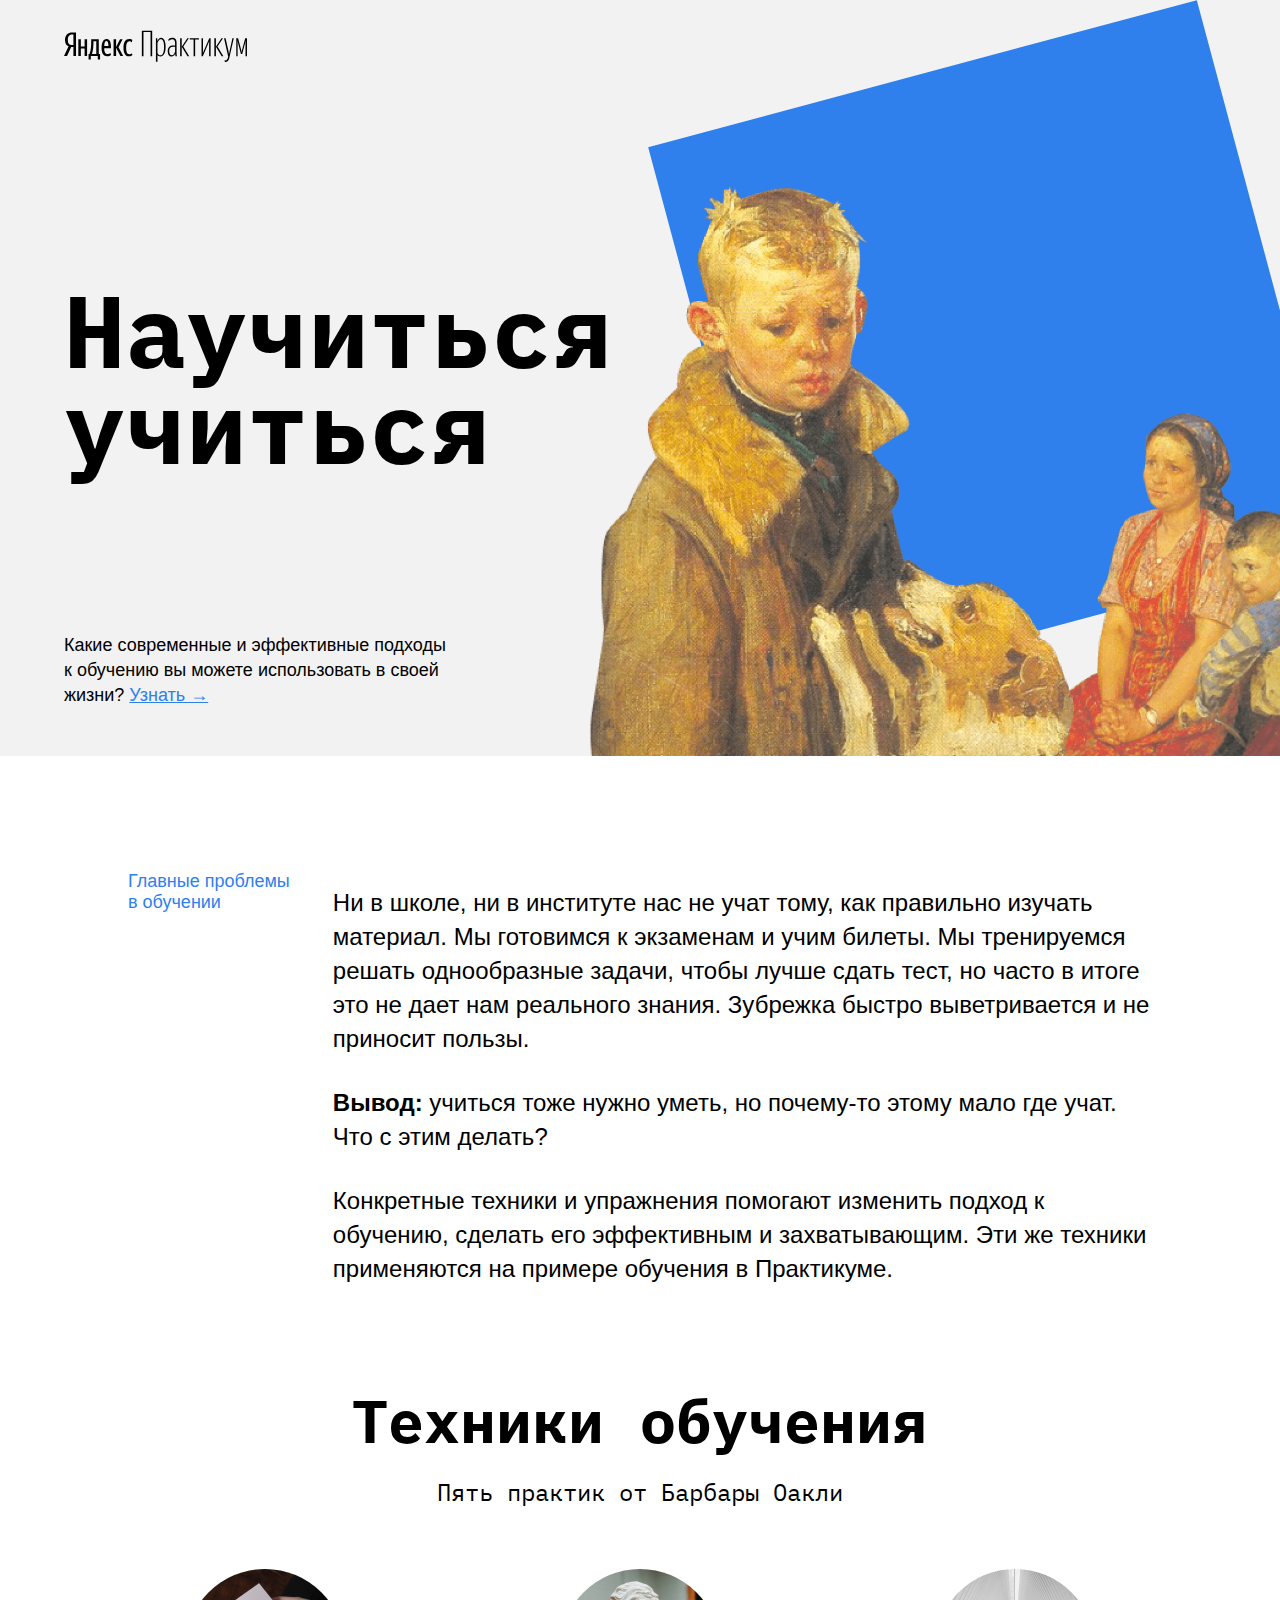
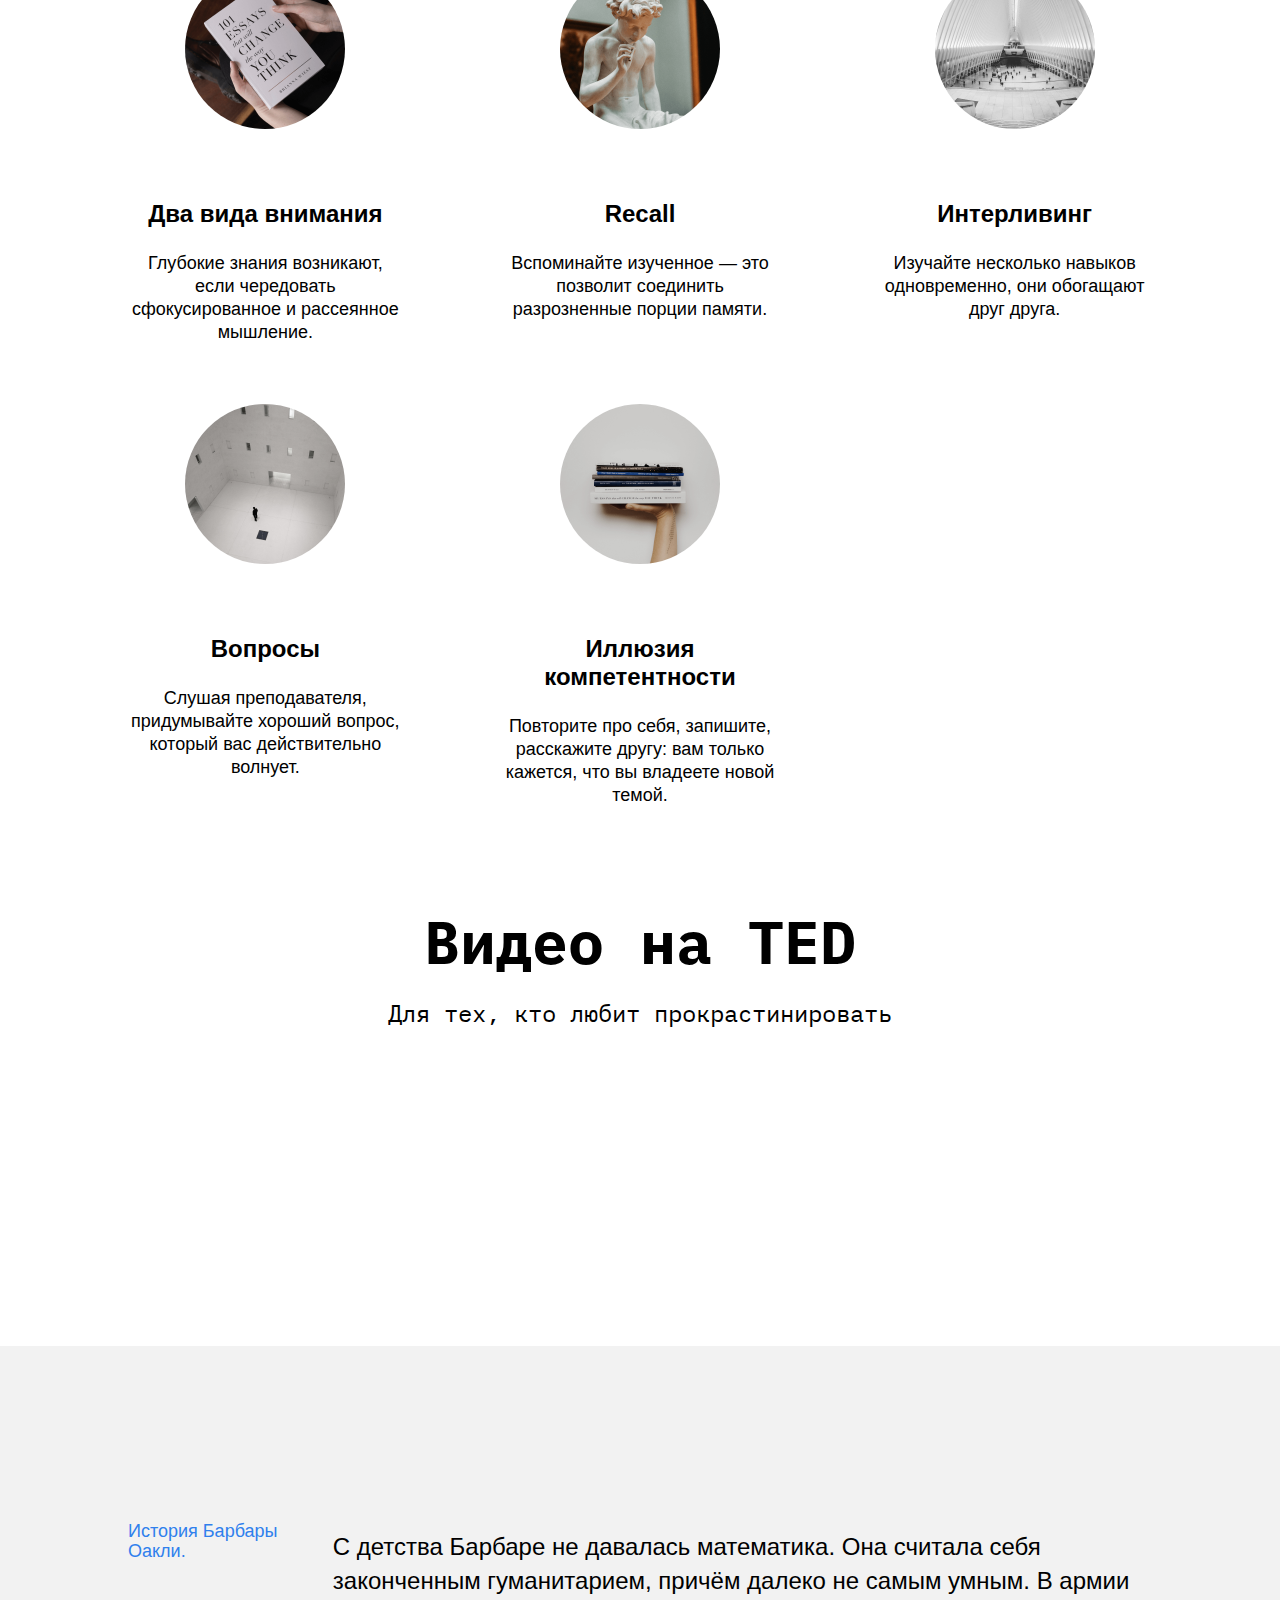
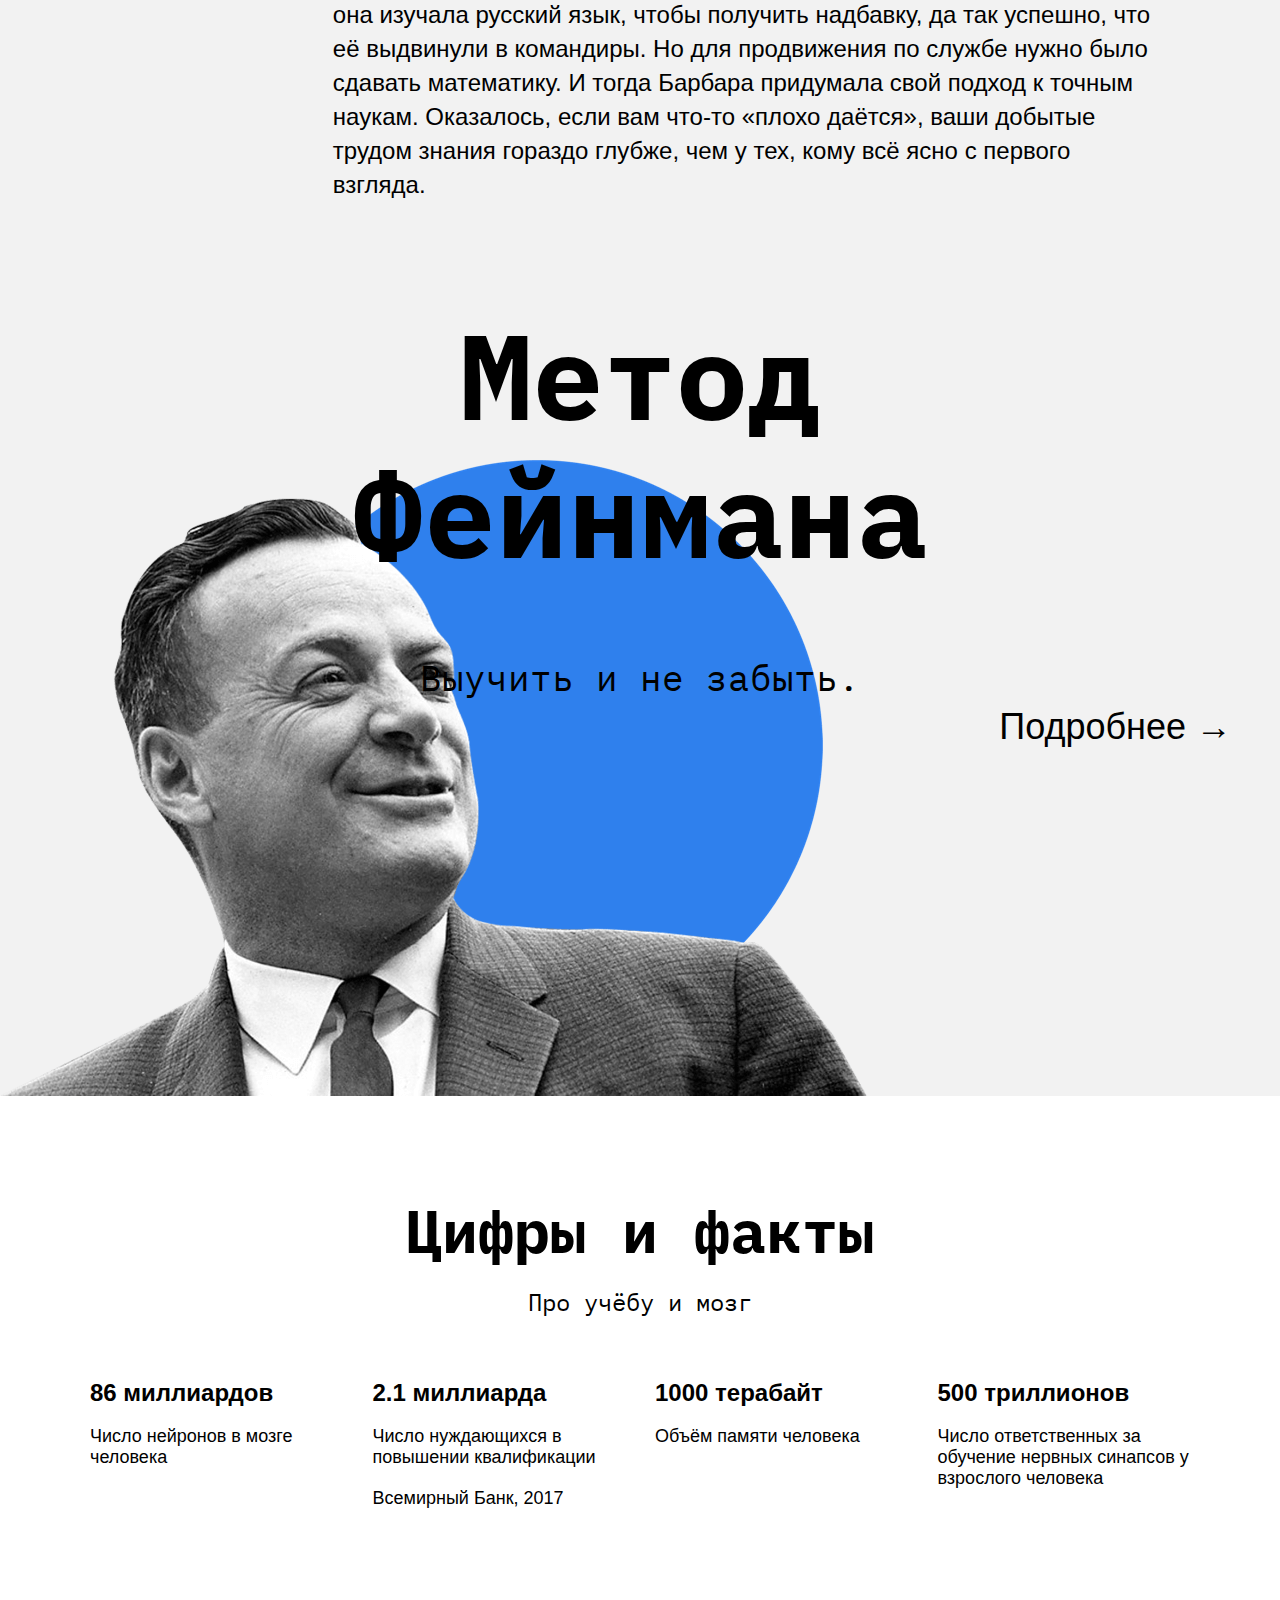
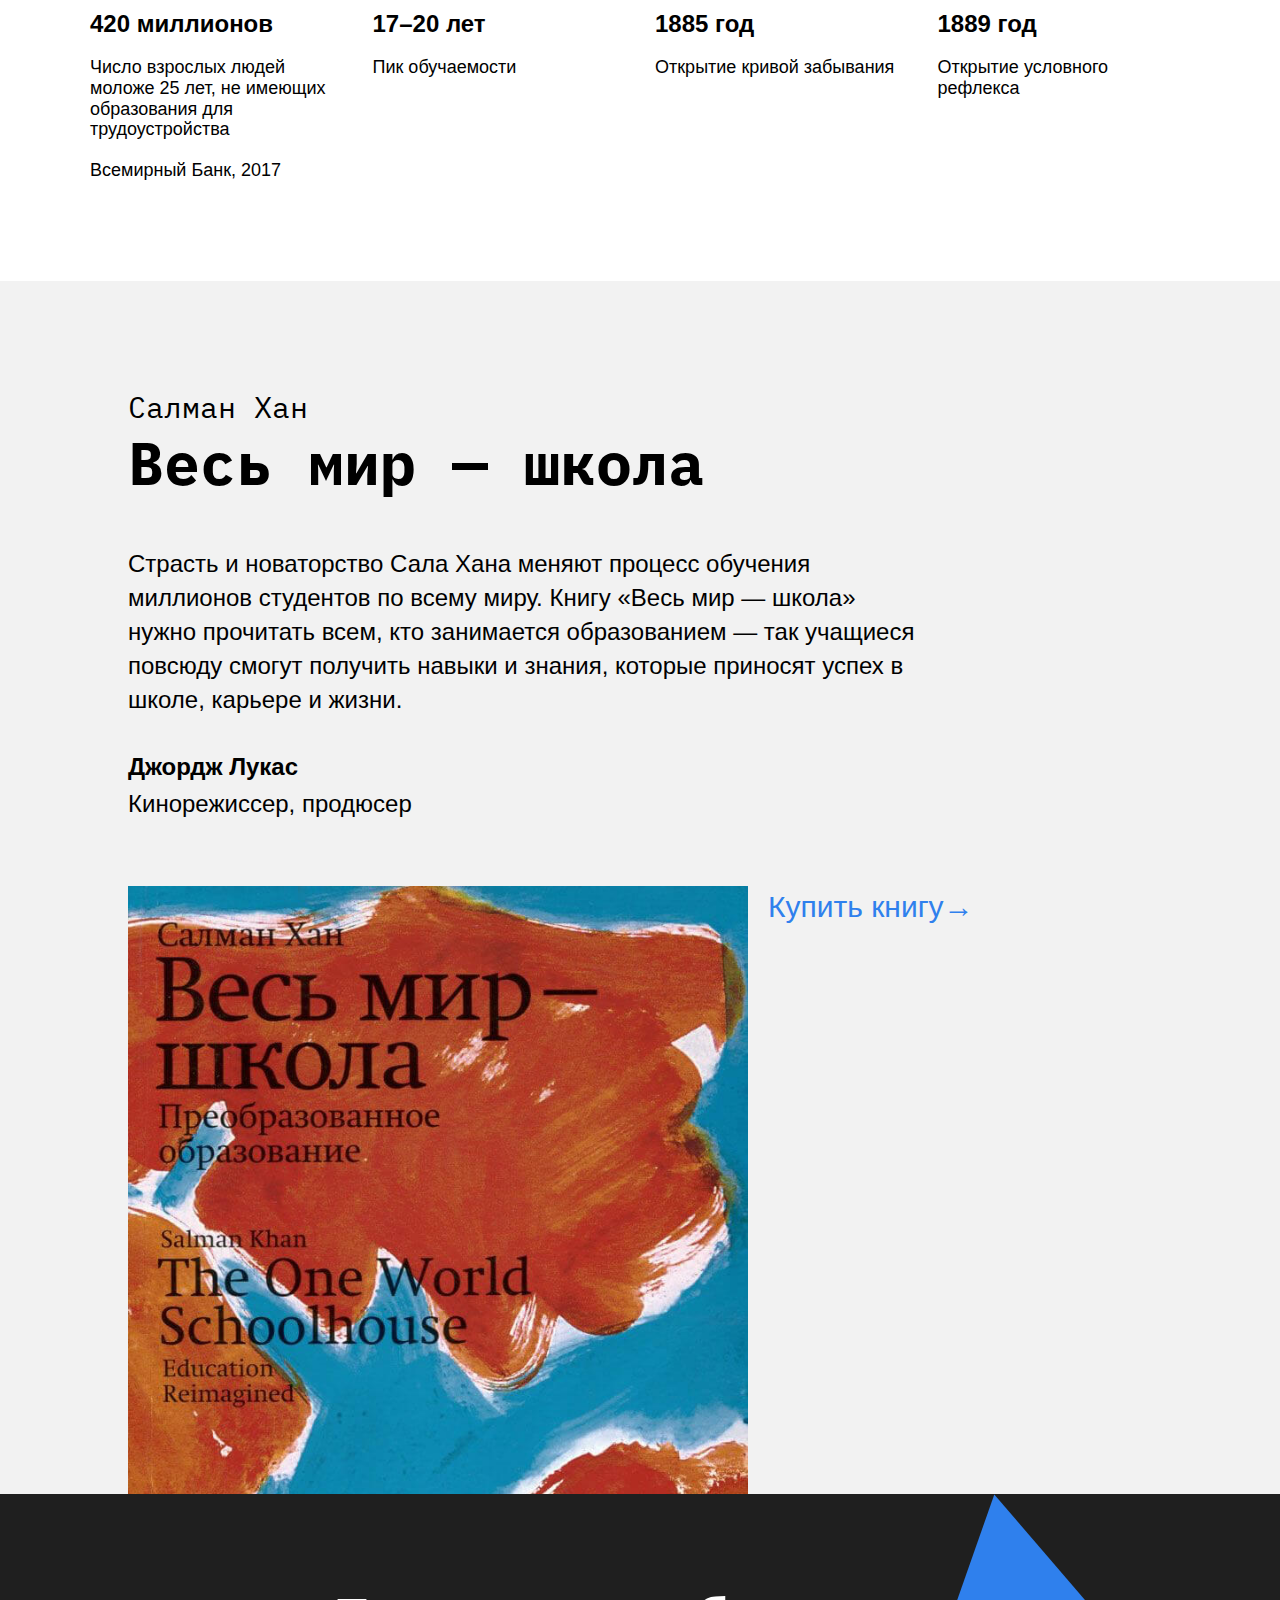
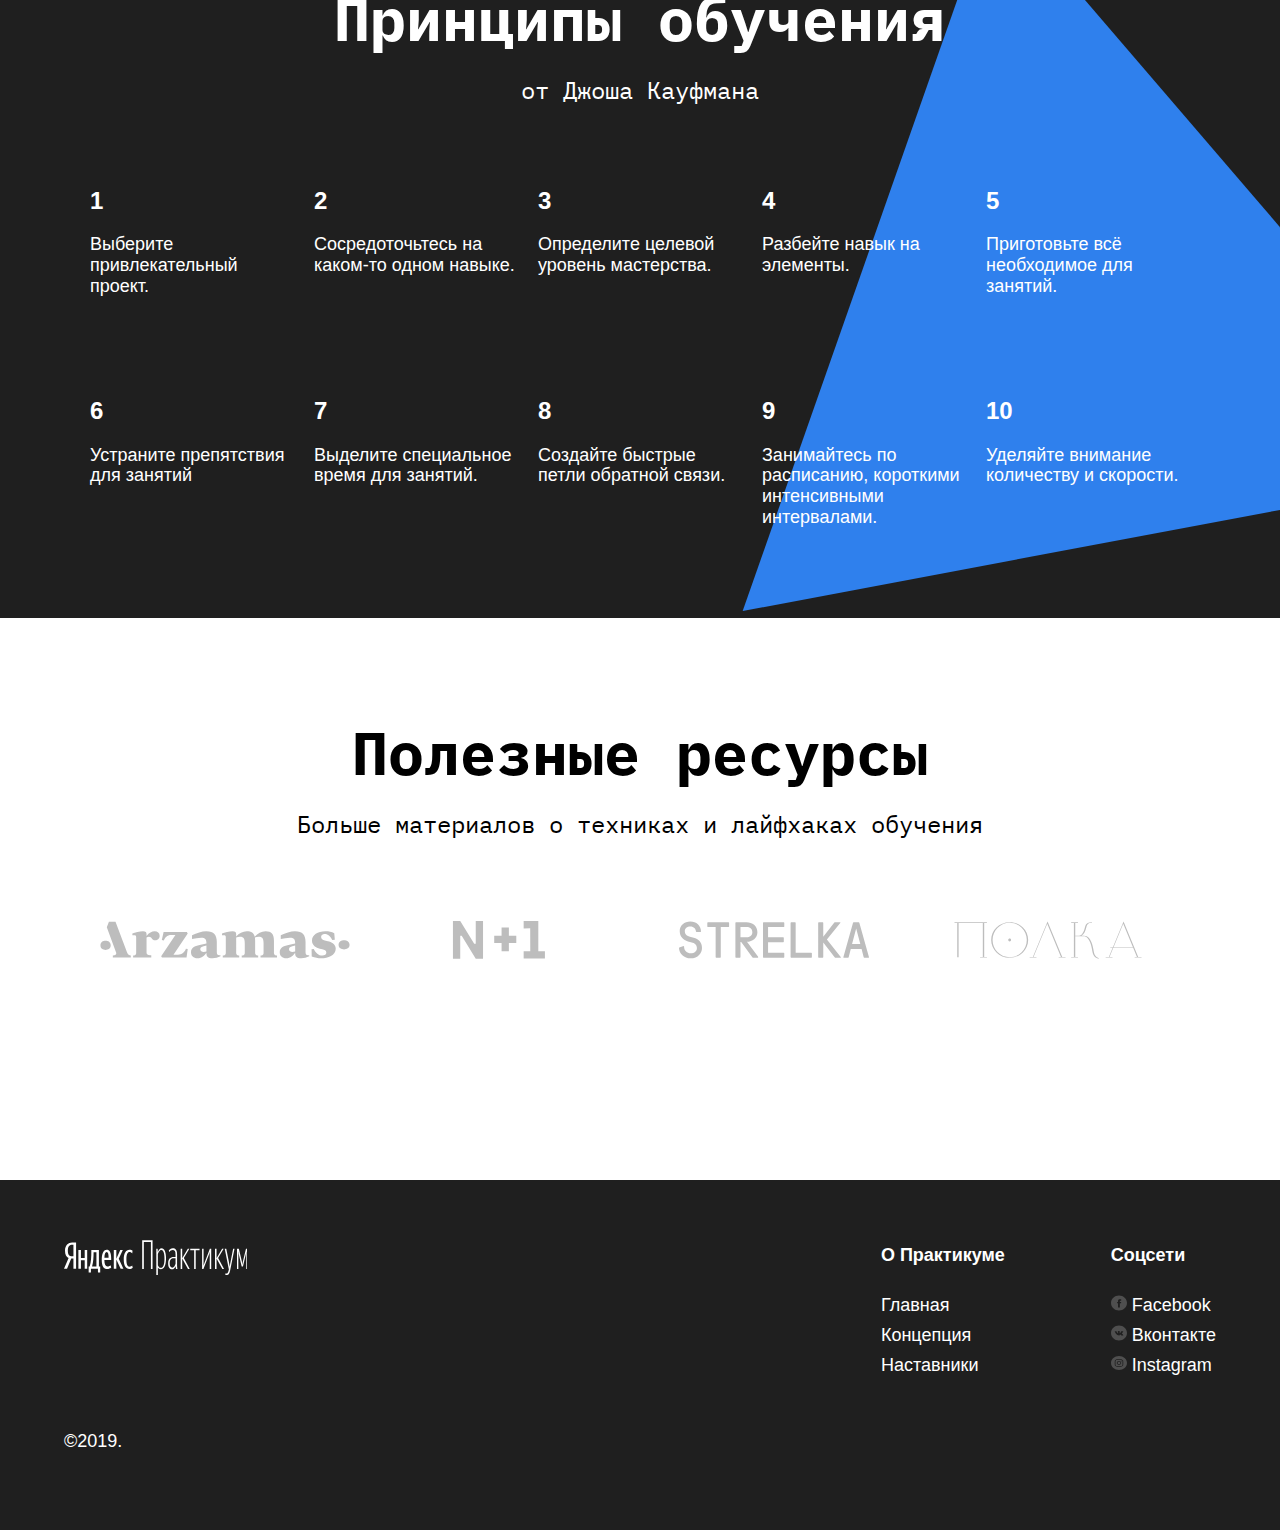
<file: education/index.html>
<!DOCTYPE html>
<html lang="ru">
<head>
    <meta charset="UTF-8">
    <meta name="viewport" content="width=device-width, initial-scale=1.0">
    <title>Научиться учиться</title>
    <link rel="stylesheet" href="styles/normalize.css">
    <link rel="stylesheet" href="styles/style.css">
</head>
<body>
    <div class="page">
        <header class="header">
            <div class="logo logo_place_header"></div>
            <h1 class="header__title">Научиться учиться</h1>
            <p class="header__subtitle">
                Какие современные и эффективные подходы к обучению вы можете использовать в своей жизни? <a class="link header__link" href="#">Узнать &rarr;</a>
            </p>
            
            <div class="header__main-illustration"></div>
            <div class="header__square-pic"></div>
        </header>
        <main class="content">
            <section class="description">
                <div class="two-columns">
                    <h2 class="two-columns__brief">
                    Главные проблемы в обучении
                    </h2>
                    <div class="two-columns__main-text">
                        <p class="two-columns__paragraph">
                        Ни в школе, ни в институте нас не учат тому, как правильно изучать материал. Мы готовимся к экзаменам и учим билеты. Мы тренируемся решать однообразные задачи, чтобы лучше сдать тест, но часто в итоге это не дает нам реального знания. Зубрежка быстро выветривается и не приносит пользы.
                        </p>    
                        <p class="two-columns__paragraph">
                        <span class="two-columns__span-accent">Вывод:</span> учиться тоже нужно уметь, но почему-то этому мало где учат. Что с этим делать?
                        </p>
                        <p class="two-columns__paragraph">
                            Конкретные техники и упражнения помогают изменить подход к обучению, сделать его эффективным и захватывающим. Эти же техники применяются на примере обучения в Практикуме.
                        </p>
                    </div> 
                </div>
            </section>

            <section class="technics">
                <h2 class="section-title">Техники обучения</h2>
                <p class="section-subtitle">Пять практик от Барбары Оакли</p>
                <div class="cards">
                    <div class="cards__item">
                        <img class="cards__image" src="./images/attention.png" alt="Два вида внимания">
                        <h3 class="cards__title">Два вида внимания</h3>
                        <p class="cards__description">Глубокие знания возникают, если чередовать сфокусированное и рассеянное мышление.</p>
                    </div>
                    <div class="cards__item">
                        <img class="cards__image" src="./images/recall.png" alt="Recall">
                        <h3 class="cards__title">Recall</h3>
                        <p class="cards__description">Вспоминайте изученное — это позволит соединить разрозненные порции памяти.</p>
                    </div>
                    <div class="cards__item">
                        <img class="cards__image" src="./images/interliving.png" alt="Интерливинг">
                        <h3 class="cards__title">Интерливинг</h3>
                        <p class="cards__description">Изучайте несколько навыков одновременно, они обогащают друг друга.</p>
                    </div>
                    <div class="cards__item">
                        <img class="cards__image" src="./images/question.png" alt="Вопросы">
                        <h3 class="cards__title">Вопросы</h3>
                        <p class="cards__description">Слушая преподавателя, придумывайте хороший вопрос, который вас действительно волнует.</p>
                    </div>
                    <div class="cards__item">
                        <img class="cards__image" src="./images/competence.png" alt="Иллюзия компетентности">
                        <h3 class="cards__title">Иллюзия компетентности</h3>
                        <p class="cards__description">Повторите про себя, запишите, расскажите другу: вам только кажется, что вы владеете новой темой.</p>
                    </div>
                </div>
            </section>

            <section class="video">
                <h2 class="section-title">Видео нa TED</h2>
                <p class="section-subtitle">Для тех, кто любит прокрастинировать</p>
                <div class="video__iframes">
                    <iframe class="video__iframe" src="https://www.youtube.com/embed/5MgBikgcWnY" frameborder="0" allow="accelerometer; autoplay; encrypted-media; gyroscope; picture-in-picture" allowfullscreen></iframe>
                    <iframe class="video__iframe" src="https://www.youtube.com/embed/arj7oStGLkU" frameborder="0" allow="accelerometer; autoplay; encrypted-media; gyroscope; picture-in-picture" allowfullscreen></iframe>
                </div>
            </section>

            <section class="oakley">
                <div class="two-columns oakley-columns">
                        <h2 class="two-columns__brief">
                                История Барбары Оакли.
                        </h2>
                        <p class="two-columns__main-text">
                        С детства Барбаре не давалась математика. Она считала себя законченным гуманитарием, причём далеко не самым умным. В армии она изучала русский язык, чтобы получить надбавку, да так успешно, что её выдвинули в командиры. Но для продвижения по службе нужно было сдавать математику. И тогда Барбара придумала свой подход к точным наукам. Оказалось, если вам что-то «плохо даётся», ваши добытые трудом знания гораздо глубже, чем у тех, кому всё ясно с первого взгляда. 
                        </p> 
                </div>
            </section>

            <section class="feinman">
                <h2 class="feinman__title">Метод Фейнмана</h2>
                <p class="feinman__subtitle">Выучить и не забыть.</p>
                <a class="link feinman__link" href="#">Подробнее &rarr;</a>
            </section>
            
            <section class="digits">
                <h2 class="section-title">Цифры и факты</h2>
                <p class="section-subtitle">Про учёбу и мозг</p>
                <div class="table">
                        <div class="table__cell">
                            <h3 class="table__heading">86 миллиардов</h3>
                            <p class="table__text">Число нейронов в мозге человека</p>
                        </div>
                        <div class="table__cell">
                            <h3 class="table__heading">2.1 миллиарда</h3>
                            <p class="table__text">Число нуждающихся в повышении квалификации</p>
                            <p class="table__text">Всемирный Банк, 2017</p>
                            </div>
                        <div class="table__cell">
                            <h3 class="table__heading">1000 терабайт</h3>
                            <p class="table__text">Объём памяти человека</p>
                        </div>
                        <div class="table__cell">
                            <h3 class="table__heading">500 триллионов</h3>
                            <p class="table__text">Число ответственных за обучение нервных синапсов у взрослого человека</p>
                        </div>
                        <div class="table__cell">
                            <h3 class="table__heading">420 миллионов</h3>
                            <p class="table__text">Число взрослых людей моложе 25 лет, не имеющих образования для трудоустройства</p>
                            <p class="table__text">Всемирный Банк, 2017</p>
                        </div>
                        <div class="table__cell">
                            <h3 class="table__heading">17–20 лет</h3>
                            <p class="table__text">Пик обучаемости</p>
                        </div>
                        <div class="table__cell">
                            <h3 class="table__heading">1885 год</h3>
                            <p class="table__text">Открытие кривой забывания</p>
                        </div>
                        <div class="table__cell">
                            <h3 class="table__heading">1889 год</h3>
                            <p class="table__text">Открытие условного рефлекса</p>
                        </div>
                    </div>
            </section>
        
            <section class="khan">
                <div class="khan__container">
                    <p class="khan__author">Салман Хан</p>
                    <h2 class="khan__title">Весь мир — школа</h2>
                    <blockquote class="khan__quote">
                        Страсть и новаторство Сала Хана меняют процесс обучения миллионов студентов по всему миру. Книгу «Весь мир — школа» нужно прочитать всем, кто занимается образованием — так учащиеся повсюду смогут получить навыки и знания, которые приносят успех в школе, карьере и жизни.
                    </blockquote>
                    <cite class="khan__quote-author">Джордж Лукас</cite>
                    <cite class="khan__quote-author-subline">Кинорежиссер, продюсер</cite>
                    <div class="khan__book-container">
                        <img class="khan__book-pic" src="./images/book.jpg" alt="Весь мир — школа">
                        <a class="link buy-link" href="#">Купить книгу&rarr;</a>
                    </div>
                </div>
            </section>

            <section class="kaufman">
                <h3 class="section-title section-title_theme_dark">Принципы обучения</h3>
                <p class="section-subtitle section-subtitle_theme_dark">от Джоша Кауфмана</p>
                <div class="table table_theme_dark">
                    <div class="table__cell table__cell_theme_dark">
                        <h3 class="table__heading table__heading_theme_dark">1</h3>
                        <p class="table__text table__text_theme_dark">Выберите привлекательный проект.</p>
                    </div>
                    <div class="table__cell table__cell_theme_dark">
                        <h3 class="table__heading table__heading_theme_dark">2</h3>
                        <p class="table__text table__text_theme_dark">Сосредоточьтесь на каком-то одном навыке.</p>
                    </div>
                    <div class="table__cell table__cell_theme_dark">
                        <h3 class="table__heading table__heading_theme_dark">3</h3>
                        <p class="table__text table__text_theme_dark">Определите целевой уровень мастерства.</p>
                    </div>
                    <div class="table__cell table__cell_theme_dark">
                        <h3 class="table__heading table__heading_theme_dark">4</h3>
                        <p class="table__text table__text_theme_dark">Разбейте навык на элементы.</p>
                    </div>
                    <div class="table__cell table__cell_theme_dark">
                        <h3 class="table__heading table__heading_theme_dark">5</h3>
                        <p class="table__text table__text_theme_dark">Приготовьте всё необходимое для занятий.</p>
                    </div>
                    <div class="table__cell table__cell_theme_dark">
                        <h3 class="table__heading table__heading_theme_dark">6</h3>
                        <p class="table__text table__text_theme_dark">Устраните препятствия для занятий</p>
                    </div>
                    <div class="table__cell table__cell_theme_dark">
                        <h3 class="table__heading table__heading_theme_dark">7</h3>
                        <p class="table__text table__text_theme_dark">Выделите специальное время для занятий.</p>
                    </div>
                    <div class="table__cell table__cell_theme_dark">
                        <h3 class="table__heading table__heading_theme_dark">8</h3>
                        <p class="table__text table__text_theme_dark">Создайте быстрые петли обратной связи.</p>
                    </div>
                    <div class="table__cell table__cell_theme_dark">
                        <h3 class="table__heading table__heading_theme_dark">9</h3>
                        <p class="table__text table__text_theme_dark">Занимайтесь по расписанию, короткими интенсивными интервалами.</p>
                    </div>
                    <div class="table__cell table__cell_theme_dark">
                        <h3 class="table__heading table__heading_theme_dark">10</h3>
                        <p class="table__text table__text_theme_dark">Уделяйте внимание количеству и скорости.</p>
                    </div>
                </div>
                <img class="kaufman__triangle" src="./images/triangle.svg" alt="Синий треугольник на фоне">
            </section>
            <section class="resources">
                <h2 class="section-title">Полезные ресурсы</h2>
                <p class="section-subtitle">Больше материалов о техниках и лайфхаках обучения</p>
                <div class="resources__logo-zone">
                    <img class="resources__logo" src="./images/logo/arzamas.svg" alt="Arzamas">
                    <img class="resources__logo" src="./images/logo/n1.svg" alt="N+1">
                    <img class="resources__logo" src="./images/logo/strelka.svg" alt="STRELKA">
                    <img class="resources__logo" src="./images/logo/polka.svg" alt="ПОЛКА">
                </div>
            </section>
        </main>
        <footer class="footer">
            <div class="footer__columns">
                <div class="footer__column footer__column_content_copiryght">
                    <div class="logo logo_place_footer"></div>
                    <p class="footer__autor">&copy;2019.</p>
                </div>
                <div class="footer__column footer__column_content_info">
                    <h3 class="footer__column-heading">О Практикуме</h3> 
                    <ul class="footer__column-links">
                        <li>
                            <a class="link footer__link" href="https://praktikum.yandex.ru/">Главная</a>
                        </li>
                        <li>
                            <a class="link footer__link" href="#">Концепция</a>
                        </li>
                        <li>
                            <a class="link footer__link" href="#">Наставники</a>
                        </li>
                    </ul>
                </div>
                <div class="footer__column footer__column_content_social">
                    <h3 class="footer__column-heading">Соцсети</h3> 
                    <ul class="footer__column-links">
                        <li>
                            <a class="link footer__link" href="https://www.facebook.com/yandex.praktikum/"><img class="footer__social-icons" src="./images/facebook_white.svg" alt="Facebook">
                             Facebook</a>
                        </li>
                        <li>
                            <a class="link footer__link" href="https://vk.com/yandex.praktikum"><img class="footer__social-icons" src="./images/vk_white.svg" alt="Вконтакте">
                             Вконтакте</a>
                        </li>
                        <li>
                            <a class="link footer__link" href="#"><img class="footer__social-icons" src="./images/instagram_white.svg" alt="instagram">
                             Instagram</a>
                        </li>
                    </ul>
                </div>      
            </div>    
        </footer>
    </div>
</body>
</html>
</file>
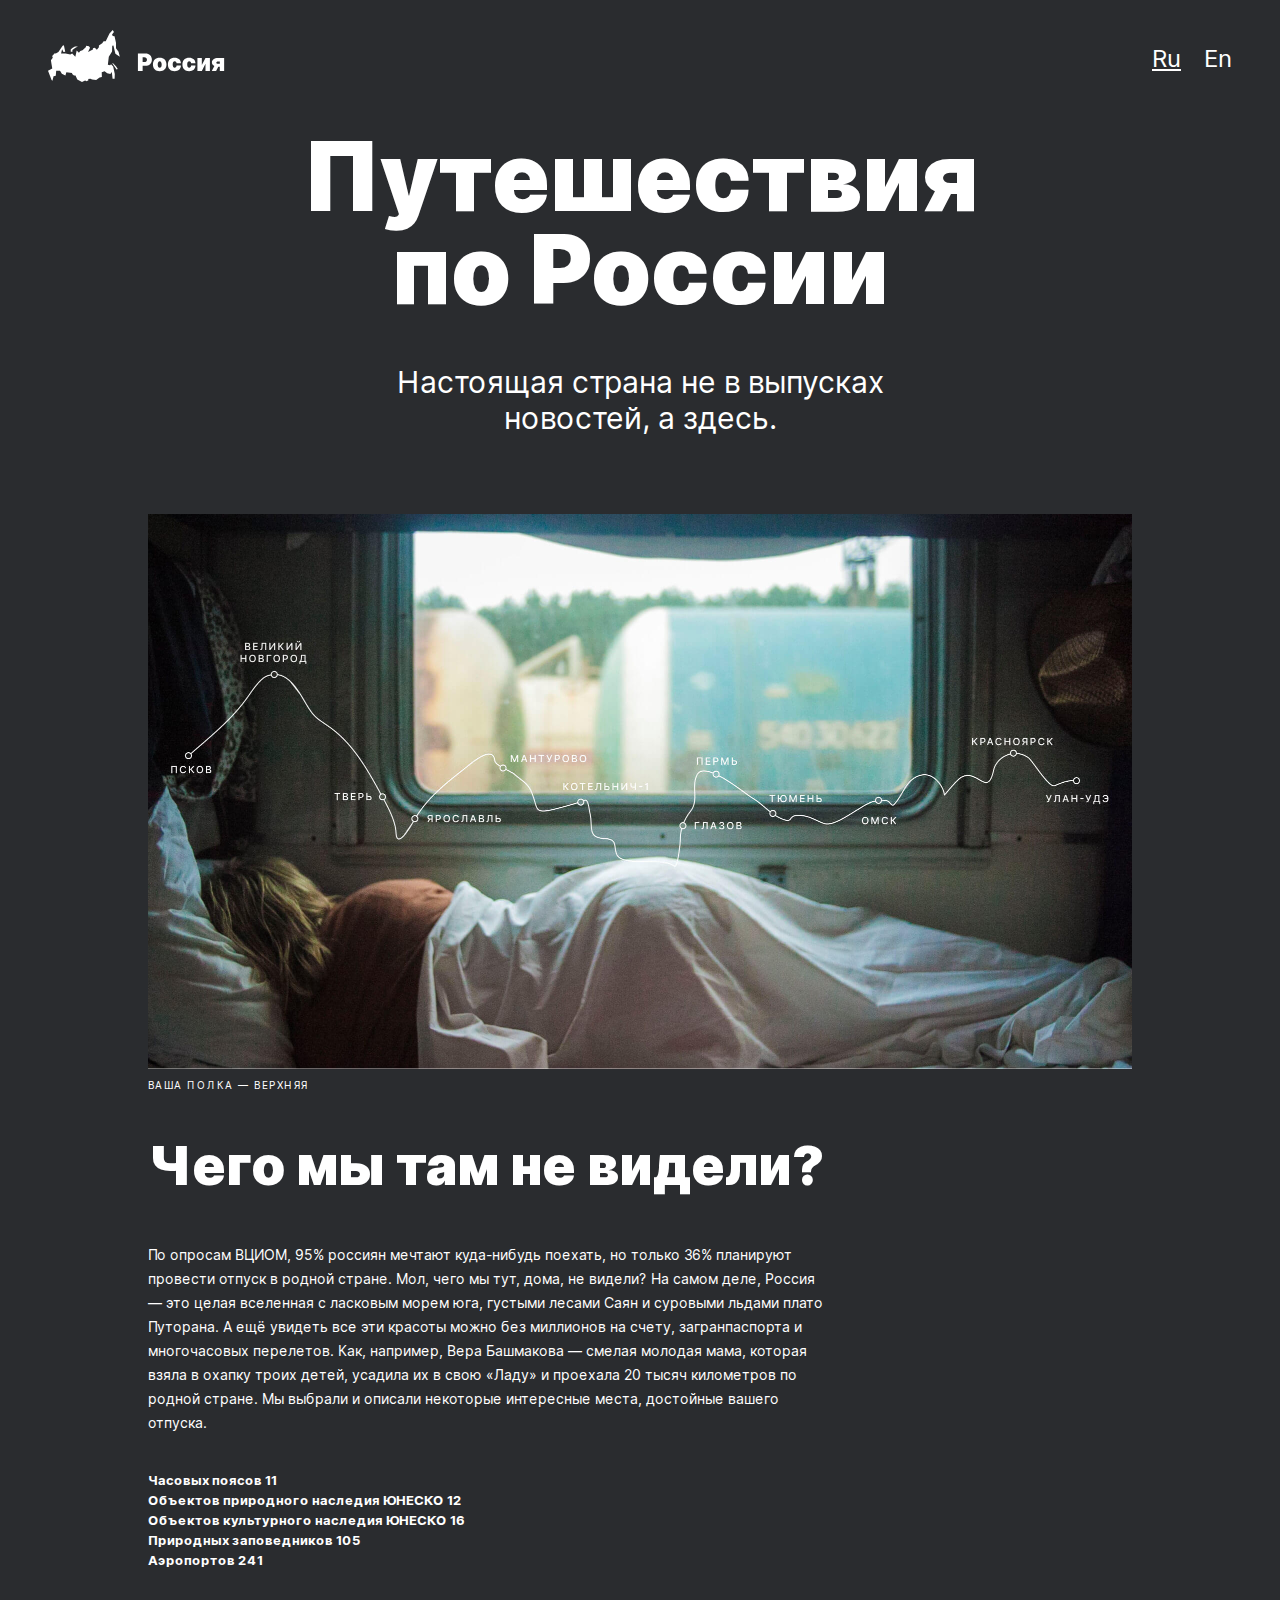
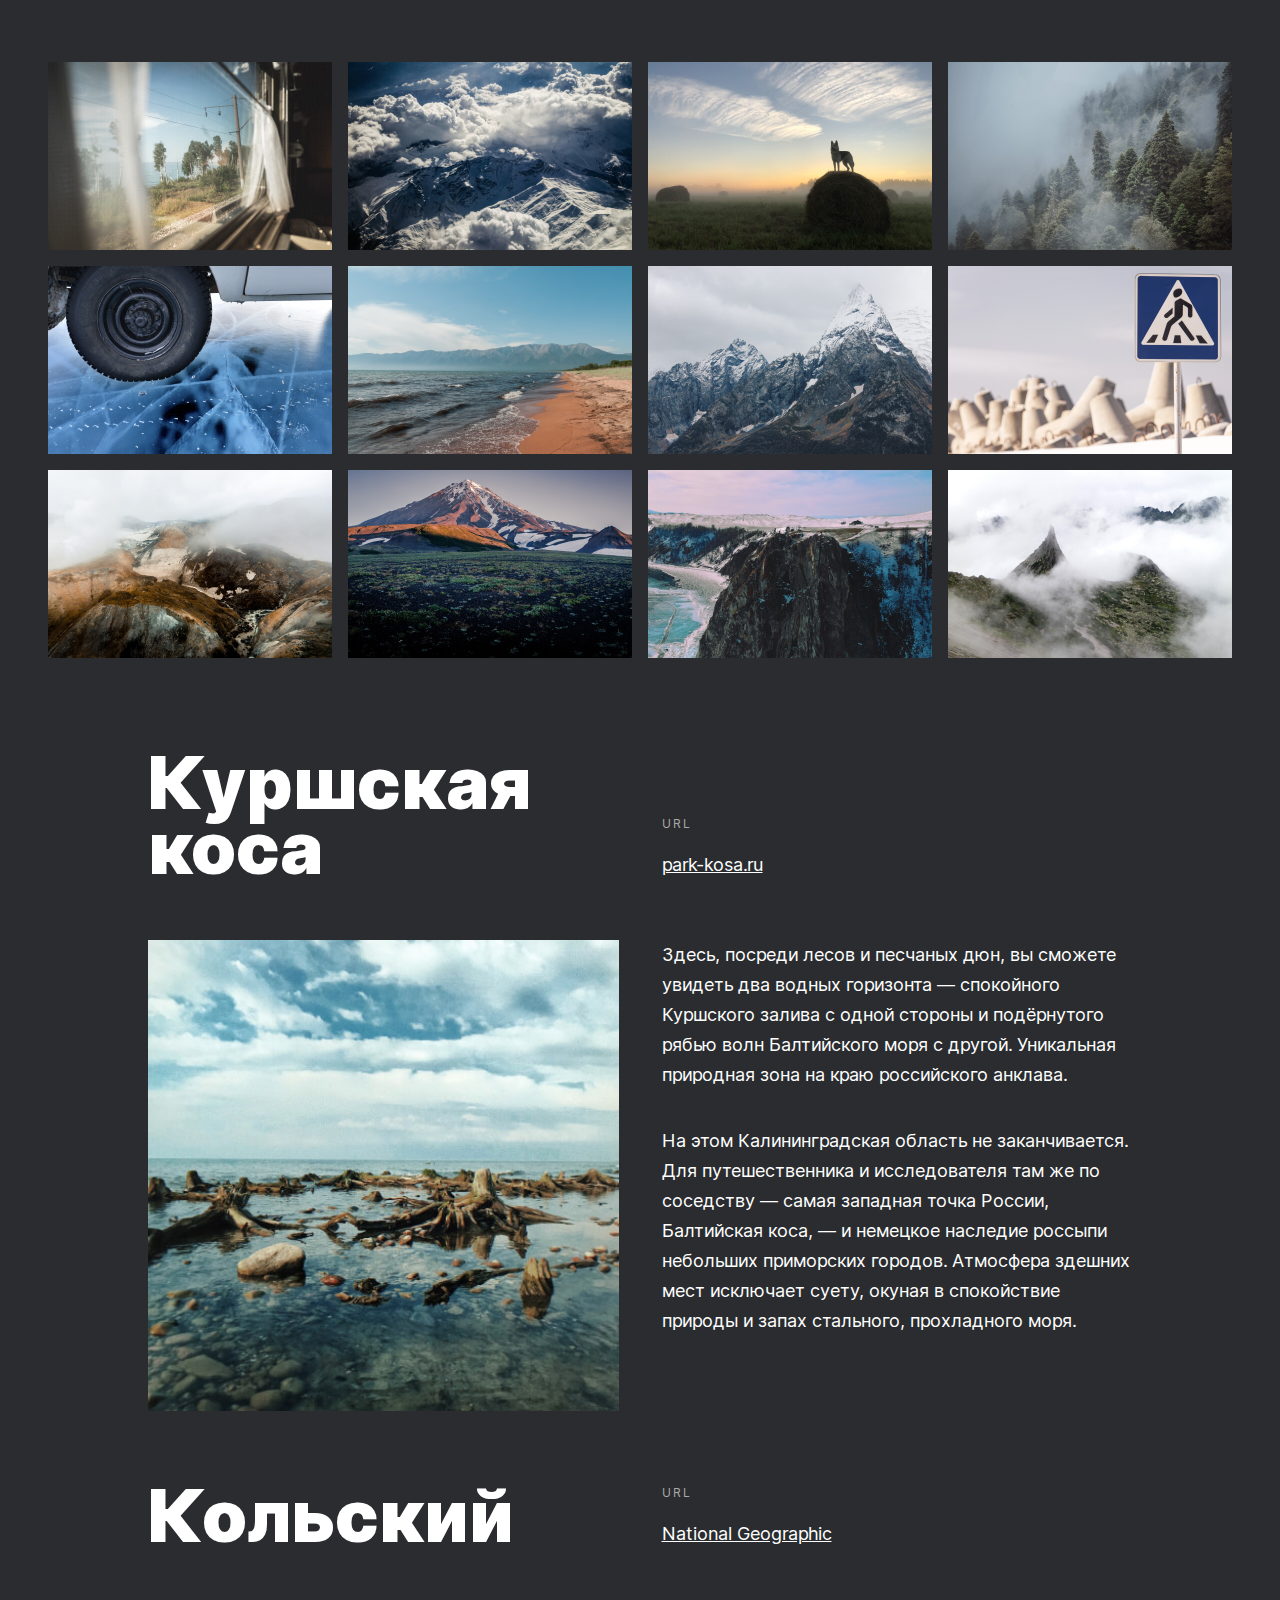
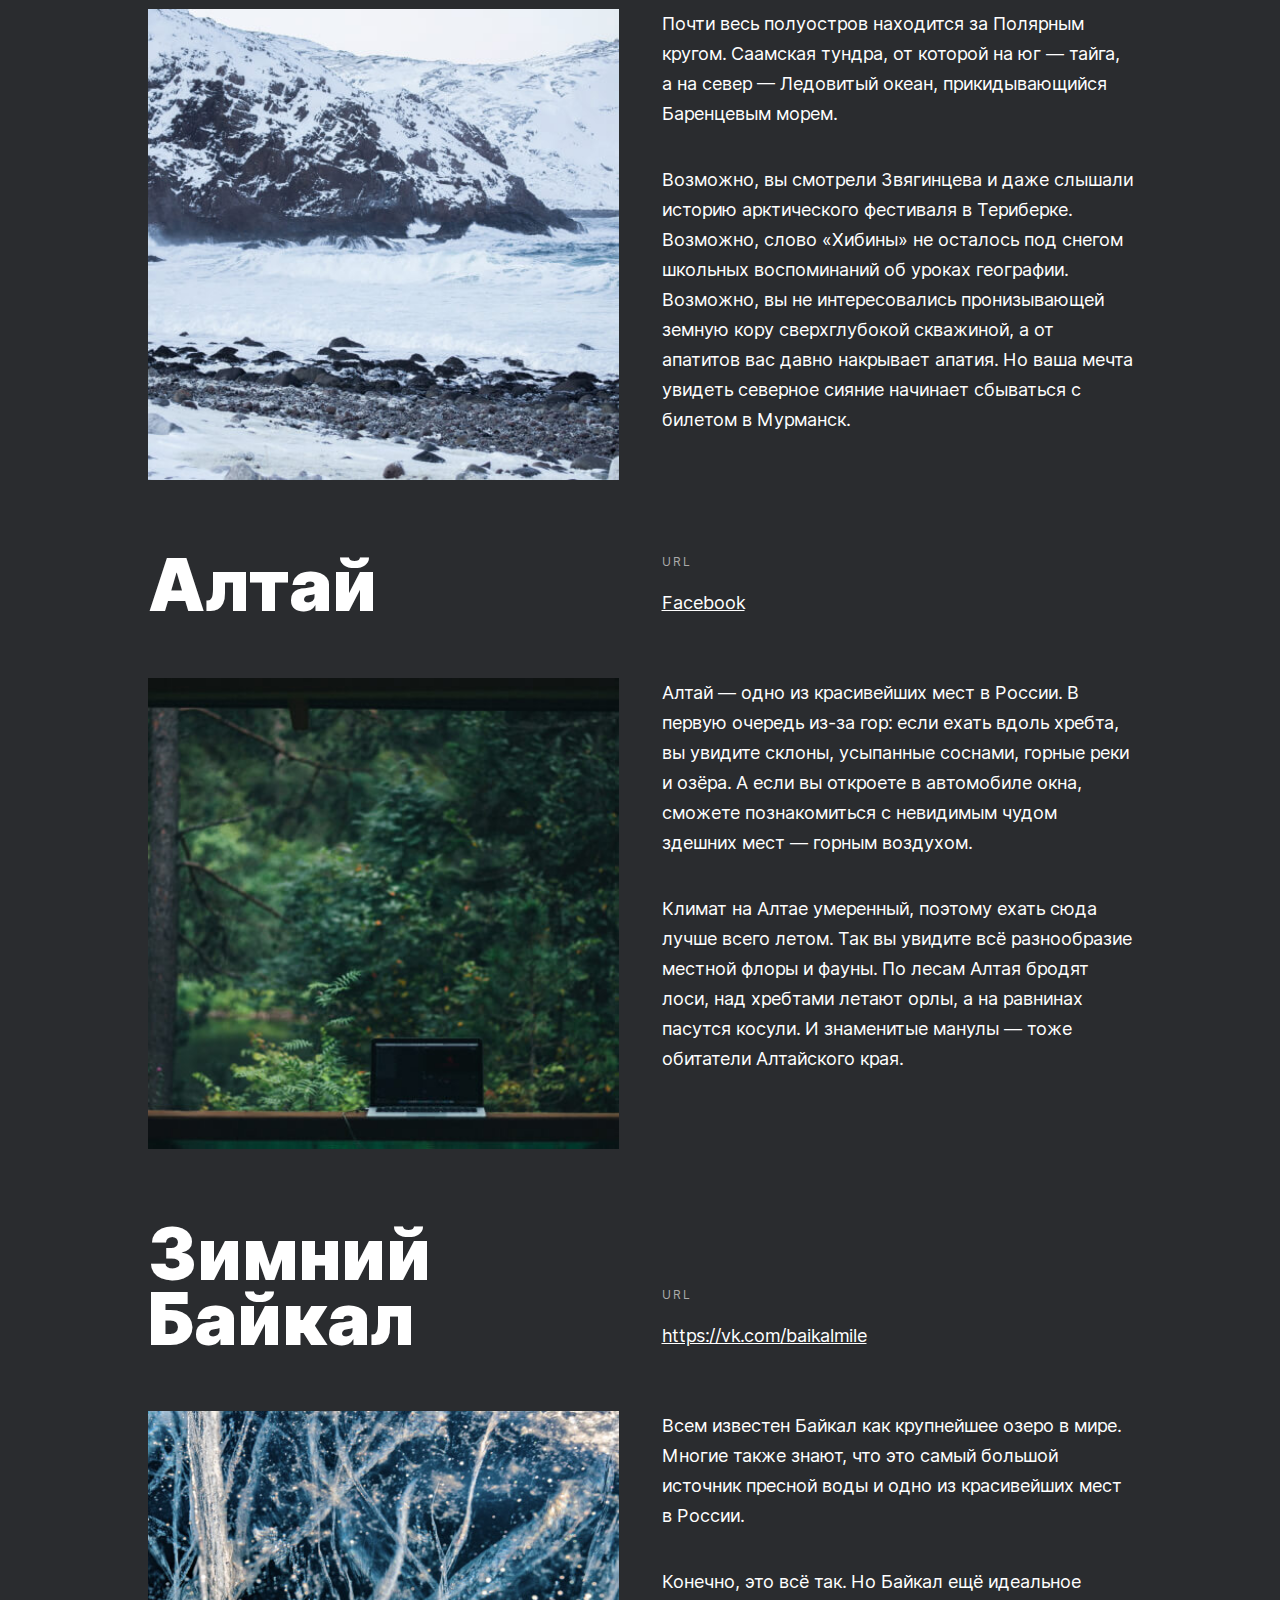
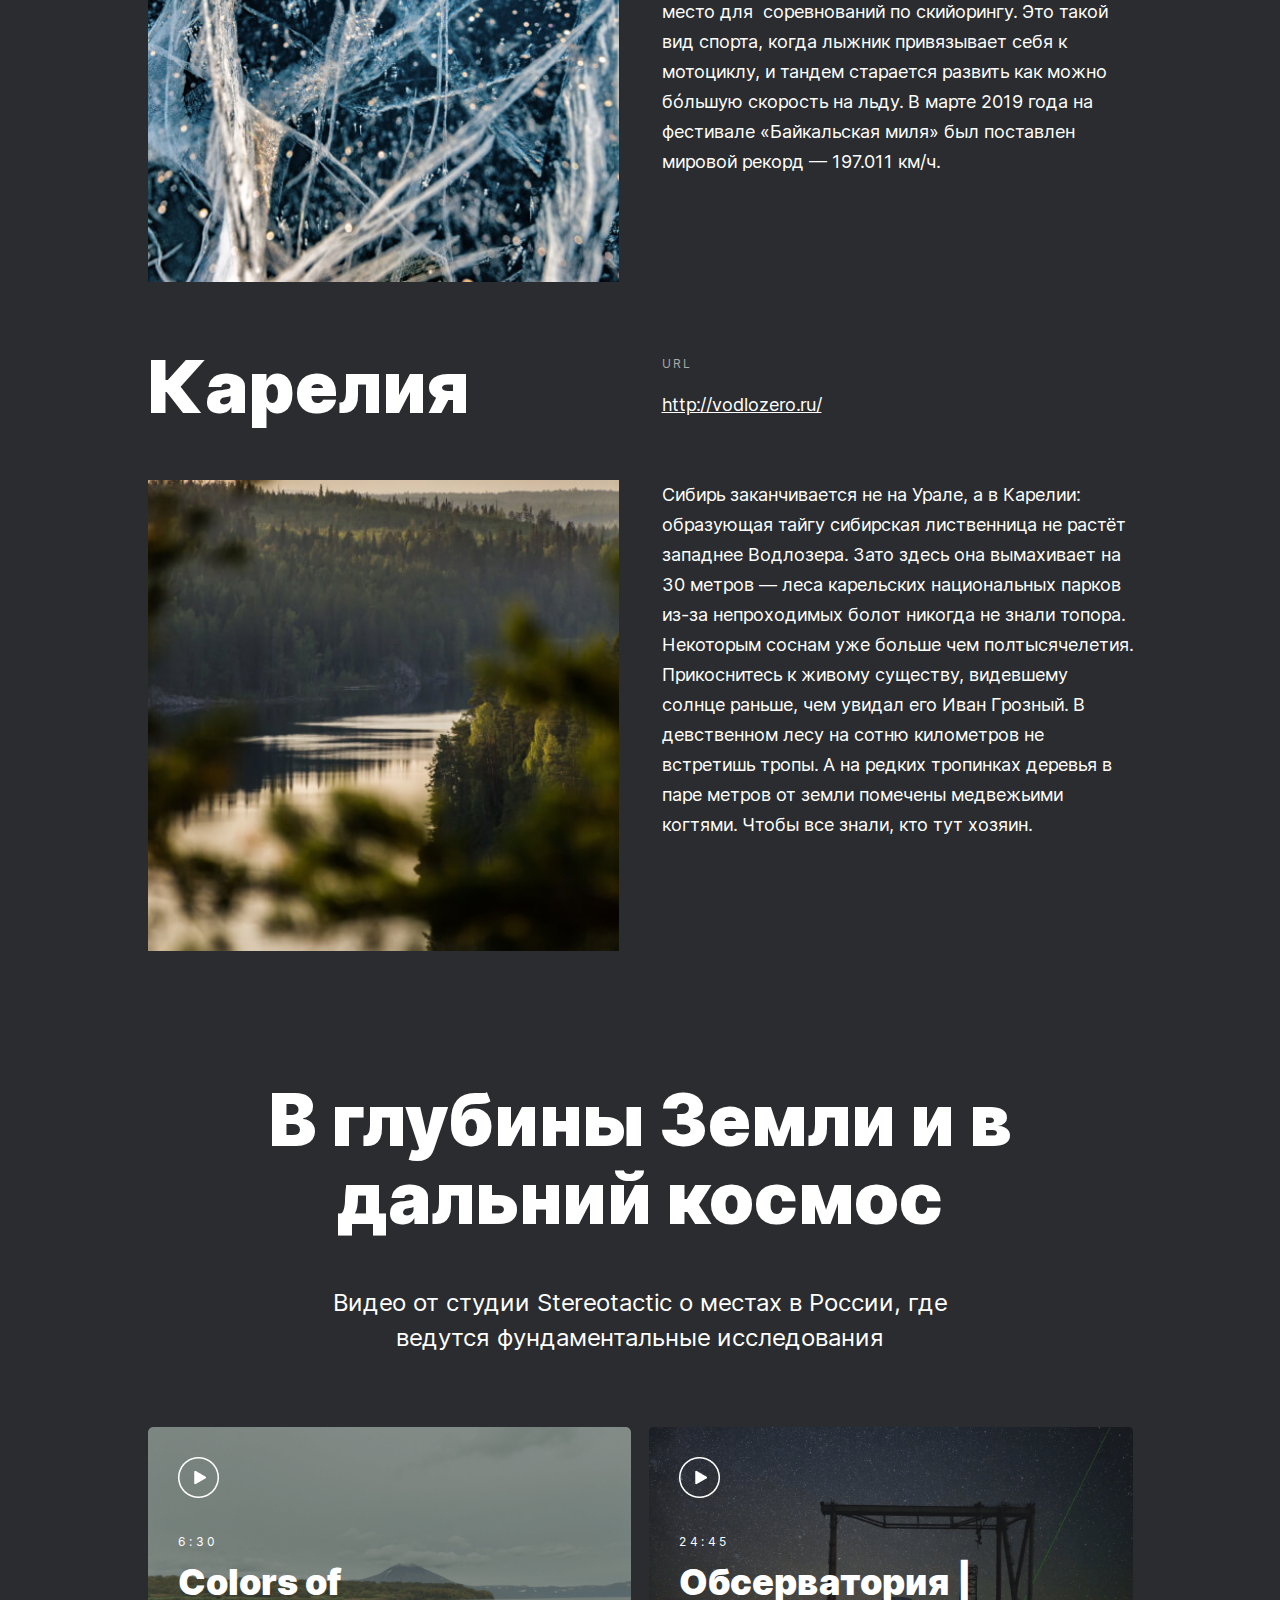
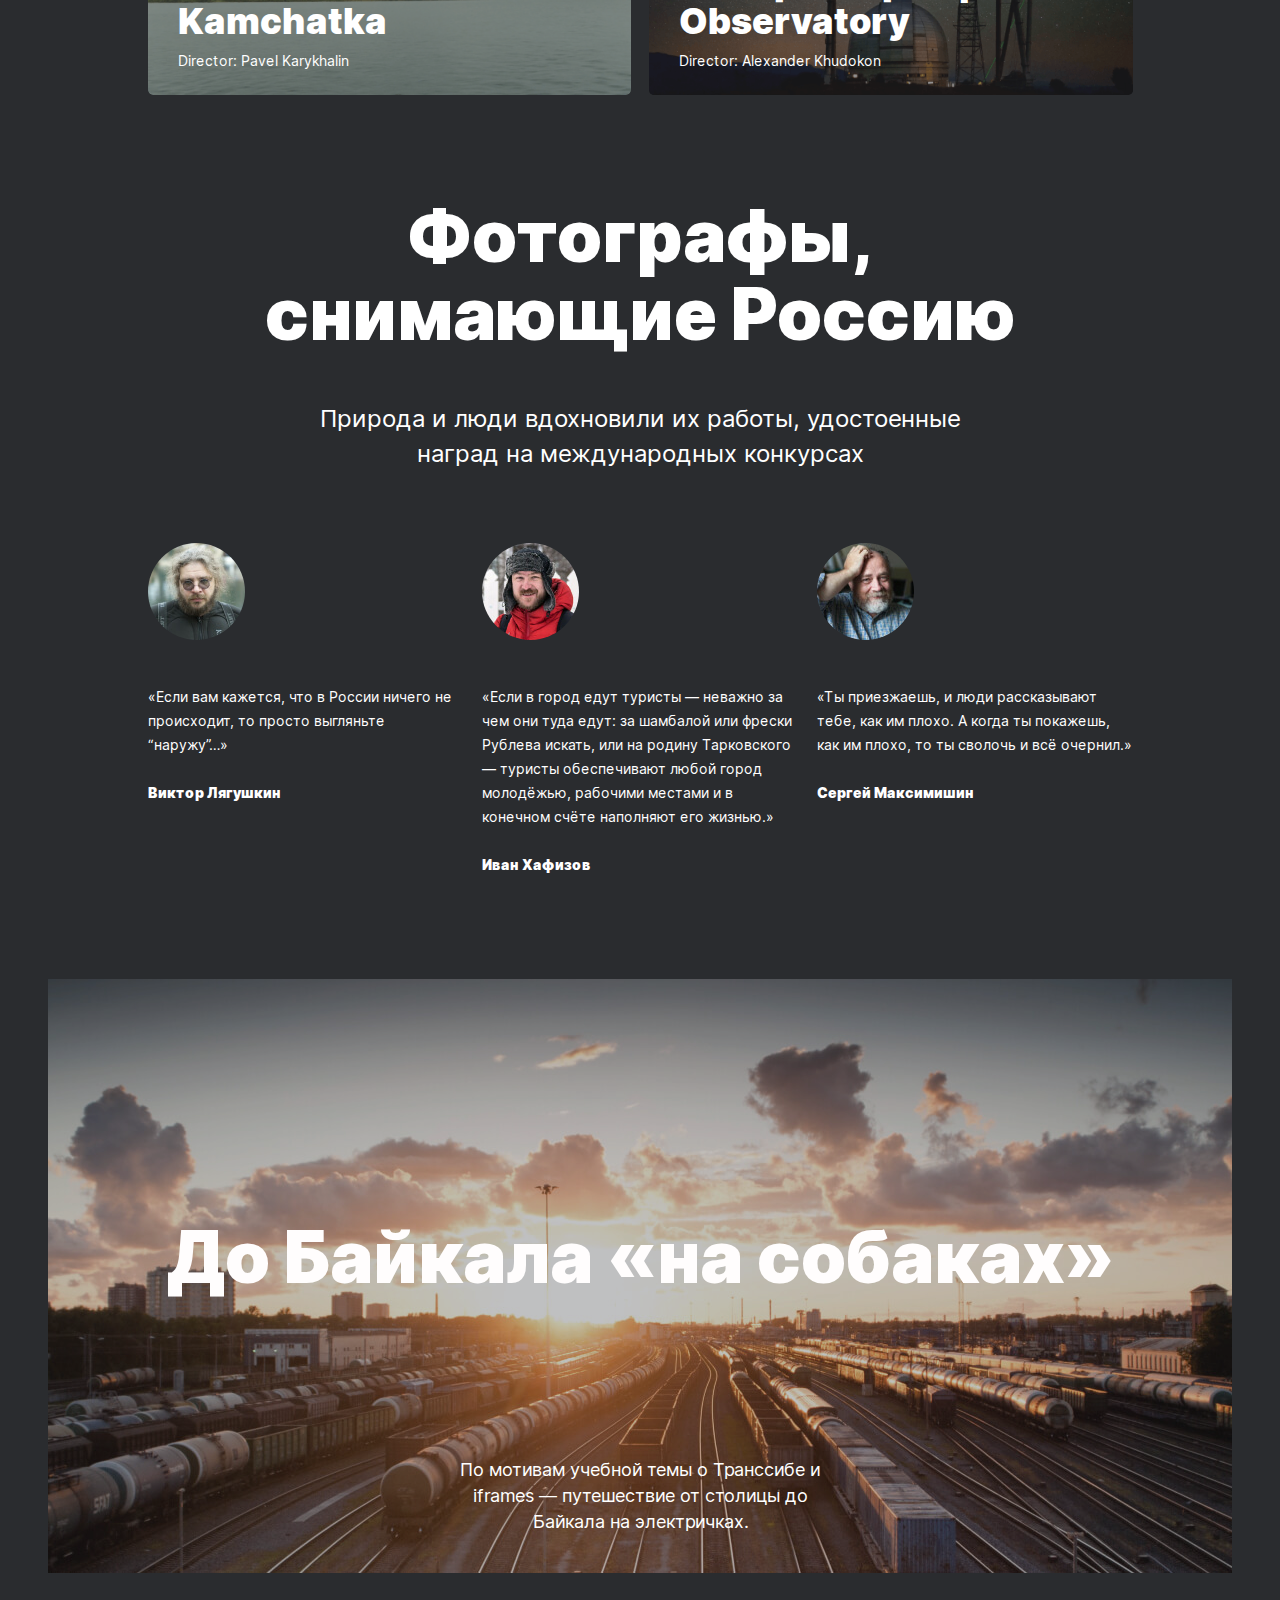
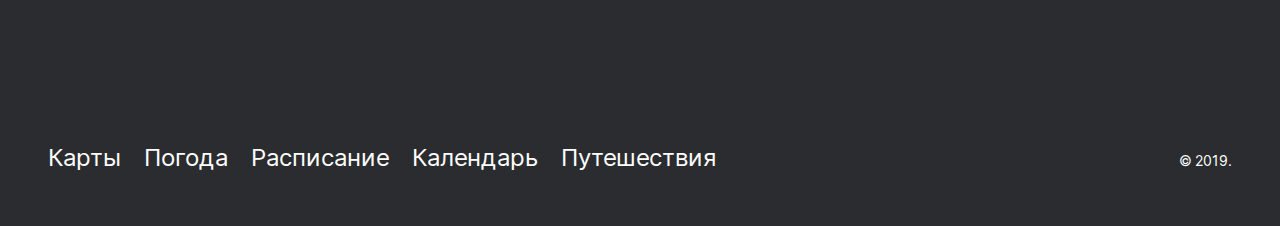
<file: journey/index.html>
<!DOCTYPE html>
<html lang="ru">
<head>
    <meta charset="UTF-8">
    <meta name="viewport" content="width=device-width, initial-scale=1.0">
    <title>Путешествия по России</title>
    <link rel="stylesheet" href="./vendor/normalize.css">
    <link rel="stylesheet" href="./pages/index.css">
</head>
<body>
    <div class="page">

    <header class="header">
        <svg class="header__logo" viewBox="0 0 177 52" fill="none" xmlns="http://www.w3.org/2000/svg"><path d="M7.79 23.383l2.655-1.31 4.195-6.281 1.284-.524 1.37 6.37-1.798.261-1.37-2.617-1.027 4.1h4.537l4.709 1.222 1.883-1.221 3.168 3.315 1.37-6.107 2.226 2.268 1.37-1.92 2.225-.61 3.254-3.054.513-1.483 2.654.436 1.113 1.483-1.969 4.188 4.88-2.53v-1.221l1.884-.437 2.054 2.094 2.055-2.53V15.53l3.339-2.355 1.37-2.007h2.14l3.767-7.765L64.894 0l1.199 1.92-1.884 2.442.685 1.57 1.798.35 1.455 6.456v5.41l2.569 3.577L72 26.698l-4.452-2.88-1.969-8.288-1.198.262-.172 5.584-3.253 5.322-.942 8.114 2.226.524.942-1.135 2.14 2.443 1.627 7.33-.171 4.71h-2.055l-.77-6.63-1.456 2.006-3.168-.698-2.568-2.18-2.91 1.046.17 4.712-2.311.61-3.425 2.618-4.109-.524-1.627-.96-2.568.437.856 1.047-2.055 1.221-1.626-.785L34.074 52l-4.709-2.356-1.798-4.188-1.54.175-1.799-1.483-.085-1.135-5.736-.61-.942 3.14-3.596-1.657-1.798-3.054H8.22l-.428 4.886-2.226.698-1.113 4.45-.856-.785L0 40.745l4.28-2.094-.684-4.1-.685-4.189 1.883-2.704L4.195 26l2.568-2.792 1.028.175zm56.933 10.295l3.938 5.933 1.284-.524-1.626-2.443-3.596-3.839v.873zm-40.238-12.04v-1.745l2.997-2.182 2.568-1.308h-2.997l-2.654 1.57-1.626 1.483v2.182h1.712zM90.125 41h4.739V35.82h2.625c3.98 0 6.647-2.344 6.647-6.103 0-3.716-2.599-6.17-6.477-6.17h-7.534V41zm4.739-8.863V27.33h1.67c1.662 0 2.66.886 2.66 2.386 0 1.492-.998 2.42-2.66 2.42h-1.67zM111.969 41.24c4.261 0 6.784-2.728 6.784-6.75 0-4.024-2.523-6.75-6.784-6.75-4.262 0-6.784 2.726-6.784 6.75 0 4.022 2.522 6.75 6.784 6.75zm.034-3.478c-1.262 0-2.012-1.253-2.012-3.307 0-2.054.75-3.307 2.012-3.307 1.193 0 1.943 1.253 1.943 3.307 0 2.054-.75 3.307-1.943 3.307zM126.969 41.24c3.878 0 6.255-2.225 6.307-5.694h-4.364c-.102 1.372-.844 2.114-1.875 2.114-1.236 0-2.046-1.057-2.046-3.205s.81-3.205 2.046-3.205c1.04 0 1.747.742 1.875 2.114h4.364c-.026-3.409-2.455-5.625-6.307-5.625-4.262 0-6.784 2.727-6.784 6.75s2.522 6.75 6.784 6.75zM141.523 41.24c3.878 0 6.256-2.225 6.307-5.694h-4.363c-.103 1.372-.844 2.114-1.875 2.114-1.236 0-2.046-1.057-2.046-3.205s.81-3.205 2.046-3.205c1.039 0 1.747.742 1.875 2.114h4.363c-.025-3.409-2.454-5.625-6.307-5.625-4.261 0-6.784 2.727-6.784 6.75s2.523 6.75 6.784 6.75zM154.203 35v-7.09h-4.432V41h4.432l3.648-7.125V41h4.432V27.91h-4.432L154.203 35zM172.212 41h4.363V27.91h-6.136c-3.776 0-6.162 1.909-6.136 4.568-.017 1.491.877 2.727 2.446 3.46L164.166 41h4.33l2.207-4.33h1.509V41zm0-7.159h-1.671c-1.253 0-1.832-.613-1.807-1.193-.025-.545.52-1.227 1.705-1.227h1.773v2.42z" fill="#fff"/></svg>
        <div class="header__lang-container">    
            <p class="header__lang header__lang_selected">Ru</p>
            <a href="#" class="link header__lang">En</a>
        </div>
    </header>

    <main class="content">
        <section class="lead">
            <h1 class="lead__title">Путешествия по России</h1>
            <p class="lead__subtitle">Настоящая страна не в выпусках новостей, а здесь.</p>
            <img class="lead__image" src="./images/polka.jpg" alt="Карта путешествия">    
            
            <p class="lead__caption">ваша полка — верхняя</p>
        </section>
        
        <section class="intro">
            <h2 class="intro__title">Чего мы там не видели?</h2>
            
            <div class="intro__content-row">
                <p class="intro__text intro__text_type_quotation">
                        По опросам ВЦИОМ, 95% россиян мечтают куда-нибудь поехать, 
                        но только 36% планируют провести отпуск в родной стране. 
                        Мол, чего мы тут, дома, не видели? На самом деле, Россия — 
                        это целая вселенная с ласковым морем юга, густыми лесами 
                        Саян и суровыми льдами плато Путорана. А ещё увидеть все 
                        эти красоты можно без миллионов на счету, загранпаспорта и 
                        многочасовых перелетов. Как, например, Вера Башмакова — 
                        смелая молодая мама, которая взяла в охапку троих детей, 
                        усадила их в свою «Ладу» и проехала 20 тысяч километров 
                        по родной стране. Мы выбрали и описали некоторые интересные 
                        места, достойные вашего отпуска.
                </p>
            </div>
            <p class="intro__text intro__text_type_additional">
                    Часовых поясов 11<br>
                    Объектов природного наследия ЮНЕСКО 12<br>
                    Объектов культурного наследия ЮНЕСКО 16<br>
                    Природных заповедников 105<br>
                    Аэропортов 241
            </p>
        </section>

        <section class="photo-grid">
            <img class="photo-grid__item" src="./images/train.jpg" alt="Поезд">
            <img class="photo-grid__item" src="./images/atharva-tulsi.jpg" alt="Горы">
            <img class="photo-grid__item" src="./images/tuman.jpg" alt="Туман в поле">
            <img class="photo-grid__item" src="./images/sochi.jpg" alt="Леса в Сочи">
            <img class="photo-grid__item" src="./images/arisa.jpg" alt="Автомобиль на льду">
            <img class="photo-grid__item" src="./images/baikal.jpg" alt="Берег Байкала">
            <img class="photo-grid__item" src="./images/elbrus.jpg" alt="Эльбрус">
            <img class="photo-grid__item" src="./images/kondratiev.jpg" alt="Тетраподы">
            <img class="photo-grid__item" src="./images/kamchatka-1.jpg" alt="Камчатка">
            <img class="photo-grid__item" src="./images/kamchatka-2.jpg" alt="Камчатка">
            <img class="photo-grid__item" src="./images/baikal-2.jpg" alt="Байкал">
            <img class="photo-grid__item" src="./images/ergaki.jpg" alt="Tергаки">
        </section>

        <section class="places">
            <div class="place">
                <h2 class="place__title">Куршская коса</h2>
                <div class="place__website">
                    <p class="place__url-heading">URL</p>
                    <a class="place__url link" href="http://park-kosa.ru/">park-kosa.ru</a>
                </div>    
                <img class="place__image" src="./images/park-kosa.jpg" alt="Куршская коса">
                <div class="place__text">
                    <p class="place__paragraph">
                        Здесь, посреди лесов и песчаных дюн, вы сможете увидеть 
                        два водных горизонта — спокойного Куршского залива с одной стороны и 
                        подёрнутого рябью волн Балтийского моря с другой. Уникальная природная 
                        зона на краю российского анклава.
                    </p> 
                    <p class="place__paragraph">
                        На этом Калининградская область не заканчивается. 
                        Для путешественника и исследователя там же по соседству 
                        — самая западная точка России, Балтийская коса, — 
                        и немецкое наследие россыпи небольших приморских городов. 
                        Атмосфера здешних мест исключает суету, окуная в спокойствие 
                        природы и запах стального, прохладного моря.
                    </p>
                </div>
            </div>
            <div class="place">
                <h2 class="place__title">Кольский</h2>
                <div class="place__website">
                    <p class="place__url-heading">URL</p>
                    <a class="place__url link" href="https://yourshot.nationalgeographic.com/photos/?keywords=kolskiy">National Geographic</a>
                </div>
                <img class="place__image" src="./images/kolski.jpg" alt="Кольский">
                <div class="place__text">
                    <p class="place__paragraph">
                        Почти весь полуостров находится за Полярным кругом. 
                        Саамская тундра, от которой на юг — тайга, а на север — 
                        Ледовитый океан, прикидывающийся Баренцевым морем.
                    </p> 
                    <p class="place__paragraph">
                        Возможно, вы смотрели Звягинцева и даже слышали историю 
                        арктического фестиваля в Териберке. Возможно, слово «Хибины» 
                        не осталось под снегом школьных воспоминаний об уроках географии. 
                        Возможно, вы не интересовались пронизывающей земную кору сверхглубокой скважиной, 
                        а от апатитов вас давно накрывает апатия. Но ваша мечта увидеть северное сияние 
                        начинает сбываться с билетом в Мурманск.
                    </p>
                </div>     
            </div>
            <div class="place">
                <h2 class="place__title">Алтай</h2>
                <div class="place__website">
                    <p class="place__url-heading">URL</p>
                    <a class="place__url link" href="https://www.facebook.com/vera.bashmakova/posts/10156011613718822">Facebook</a>
                </div>  
                <img class="place__image" src="./images/altai.jpg" alt="Алтай">
                <div class="place__text">
                    <p class="place__paragraph">
                        Алтай — одно из красивейших мест в России. В первую 
                        очередь из-за гор: если ехать вдоль хребта, вы увидите 
                        склоны, усыпанные соснами, горные реки и озёра. А если 
                        вы откроете в автомобиле окна, сможете познакомиться с 
                        невидимым чудом здешних мест — горным воздухом.
                    </p> 
                    <p class="place__paragraph">
                        Климат на Алтае умеренный, поэтому ехать сюда лучше всего летом. 
                        Так вы увидите всё разнообразие местной флоры и фауны. По лесам 
                        Алтая бродят лоси, над хребтами летают орлы, а на равнинах пасутся 
                        косули. И знаменитые манулы — тоже обитатели Алтайского края.
                    </p>
                </div>      
            </div>
            <div class="place">
                <h2 class="place__title">Зимний Байкал</h2>
                <div class="place__website">
                    <p class="place__url-heading">URL</p>
                    <a class="place__url link" href="https://vk.com/baikalmile">https://vk.com/baikalmile</a>
                </div>  
                <img class="place__image" src="./images/zimniy-baikal.jpg" alt="Байкал">
                <div class="place__text">
                    <p class="place__paragraph">
                        Всем известен Байкал как крупнейшее озеро в мире. Многие также 
                        знают, что это самый большой источник пресной воды и одно из 
                        красивейших мест в России.
                    </p> 
                    <p class="place__paragraph">
                        Конечно, это всё так. Но Байкал ещё идеальное место для 
                        соревнований по скийорингу. Это такой вид спорта, когда 
                        лыжник привязывает себя к мотоциклу, и тандем старается 
                        развить как можно бóльшую скорость на льду. В марте 2019 
                        года на фестивале «Байкальская миля» был поставлен мировой 
                        рекорд — 197.011 км/ч.
                    </p>
                </div>      
            </div>
            <div class="place">
                <h2 class="place__title">Карелия</h2>
                <div class="place__website">
                    <p class="place__url-heading">URL</p>
                    <a class="place__url link" href="http://vodlozero.ru/">http://vodlozero.ru/</a>
                </div>  
                <img class="place__image" src="./images/karelia.jpg" alt="Карелия">
                <div class="place__text">
                    <p class="place__paragraph">
                        Сибирь заканчивается не на Урале, а в Карелии: образующая тайгу 
                        сибирская лиственница не растёт западнее Водлозера. Зато здесь 
                        она вымахивает на 30 метров — леса карельских национальных парков 
                        из-за непроходимых болот никогда не знали топора. Некоторым соснам 
                        уже больше чем полтысячелетия. Прикоснитесь к живому существу, 
                        видевшему солнце раньше, чем увидал его Иван Грозный. В девственном 
                        лесу на сотню километров не встретишь тропы. А на редких тропинках 
                        деревья в паре метров от земли помечены медвежьими когтями. Чтобы 
                        все знали, кто тут хозяин.
                    </p>
                </div>     
            </div>

        </section>
        <section class="video">
            <h2 class="content-title">В глубины Земли и в дальний космос</h2>
            <p class="content-subtitle">Видео от студии Stereotactic о местах в России, где ведутся фундаментальные исследования</p>
            <div class="video__container">
                
                <a class="video__item" href="https://vimeo.com/81106671">
                    
                    <img class="video__icon video__icon_type_play" src="./images/icon_play.png" alt="Смотреть">
                    <p class="video__duration">6:30</p>
                    <h3 class="video__title">Colors of Kamchatka</h3>
                    <p class="video__subtitle">Director: Pavel Karykhalin</p>
                   
                    <img class="video__item-bg" src="./images/video1-background.png" alt="Colors of Kamchatka">
                    
                </a>
                <a class="video__item" href="https://vimeo.com/290675450">
                   
                    <img class="video__icon video__icon_type_play" src="./images/icon_play.png" alt="Смотреть">
                    <p class="video__duration">24:45</p>
                    <h3 class="video__title">Обсерватория | Observatory</h3>
                    <p class="video__subtitle">Director: Alexander Khudokon</p>
                   
                    <img class="video__item-bg" src="./images/video2-background.png" alt="Обсерватория">
                    
                </a>
            </div>
        </section>

        <section class="comments">
            <h2 class="content-title">Фотографы, снимающие Россию</h2>
            <p class="content-subtitle">Природа и люди вдохновили их работы, удостоенные наград на международных конкурсах</p>
            <div class="comments__container">
                <div class="comment">
                    <img class="comment__image" src="./images/lyagushkin.jpg" alt="Виктор Лягушкин">
                    <blockquote class="comment__quote">
                    «Если вам кажется, что в России ничего не происходит, то просто выгляньте “наружу”…»
                    </blockquote>
                    <cite class="comment__author">Виктор Лягушкин</cite>
                </div>   
                <div class="comment">
                    <img class="comment__image" src="./images/khaphizov.jpg" alt="Иван Хафизов">
                    <blockquote class="comment__quote">
                    «Если в город едут туристы — неважно за чем они туда едут: за шамбалой или фрески Рублева 
                    искать, или на родину Тарковского — туристы обеспечивают любой город молодёжью, 
                    рабочими местами и в конечном счёте наполняют его жизнью.»
                    </blockquote>
                    <cite class="comment__author">Иван Хафизов</cite>
                </div>  
                <div class="comment">
                    <img class="comment__image" src="./images/maksimishin.jpg" alt="Сергей Максимишин">
                    <blockquote class="comment__quote">
                    «Ты приезжаешь, и люди рассказывают тебе, как им плохо. А когда ты покажешь, 
                    как им плохо, то ты сволочь и всё очернил.»
                    </blockquote>
                    <cite class="comment__author">Сергей Максимишин</cite>
                </div>   
            </div>    
        </section>
        <section class="cover">
            
            <a class="cover__container" href="https://stampsy.com/na-elektrichkakh-do-baikala ">
            <h2 class="cover__title">До Байкала «на собаках»</h2>
            <p class="cover__subtitle">
            По мотивам учебной темы о Транссибе и iframes — путешествие от столицы до Байкала на электричках.
            </p>
            <img class="cover-bg" src="./images/na-sobakah.jpg" alt="До Байкала «на собаках»">      
           </a>          
        </section>

        
    </main>    

    <footer class="footer">
            <nav class="footer__menu">
                <a class="footer__link link" href="https://yandex.ru/maps/">Карты</a>
                <a class="footer__link link" href="https://yandex.ru/pogoda/">Погода</a>
                <a class="footer__link link" href="https://rasp.yandex.ru/">Расписание</a>
                <a class="footer__link link" href="https://calendar.yandex.ru/">Календарь</a>
                <a class="footer__link link" href="https://travel.yandex.ru">Путешествия</a>
            </nav> 
            <p class="footer__copyright">© 2019.</p>
    </footer>     

       
   </div>
</body>
</html>
</file>
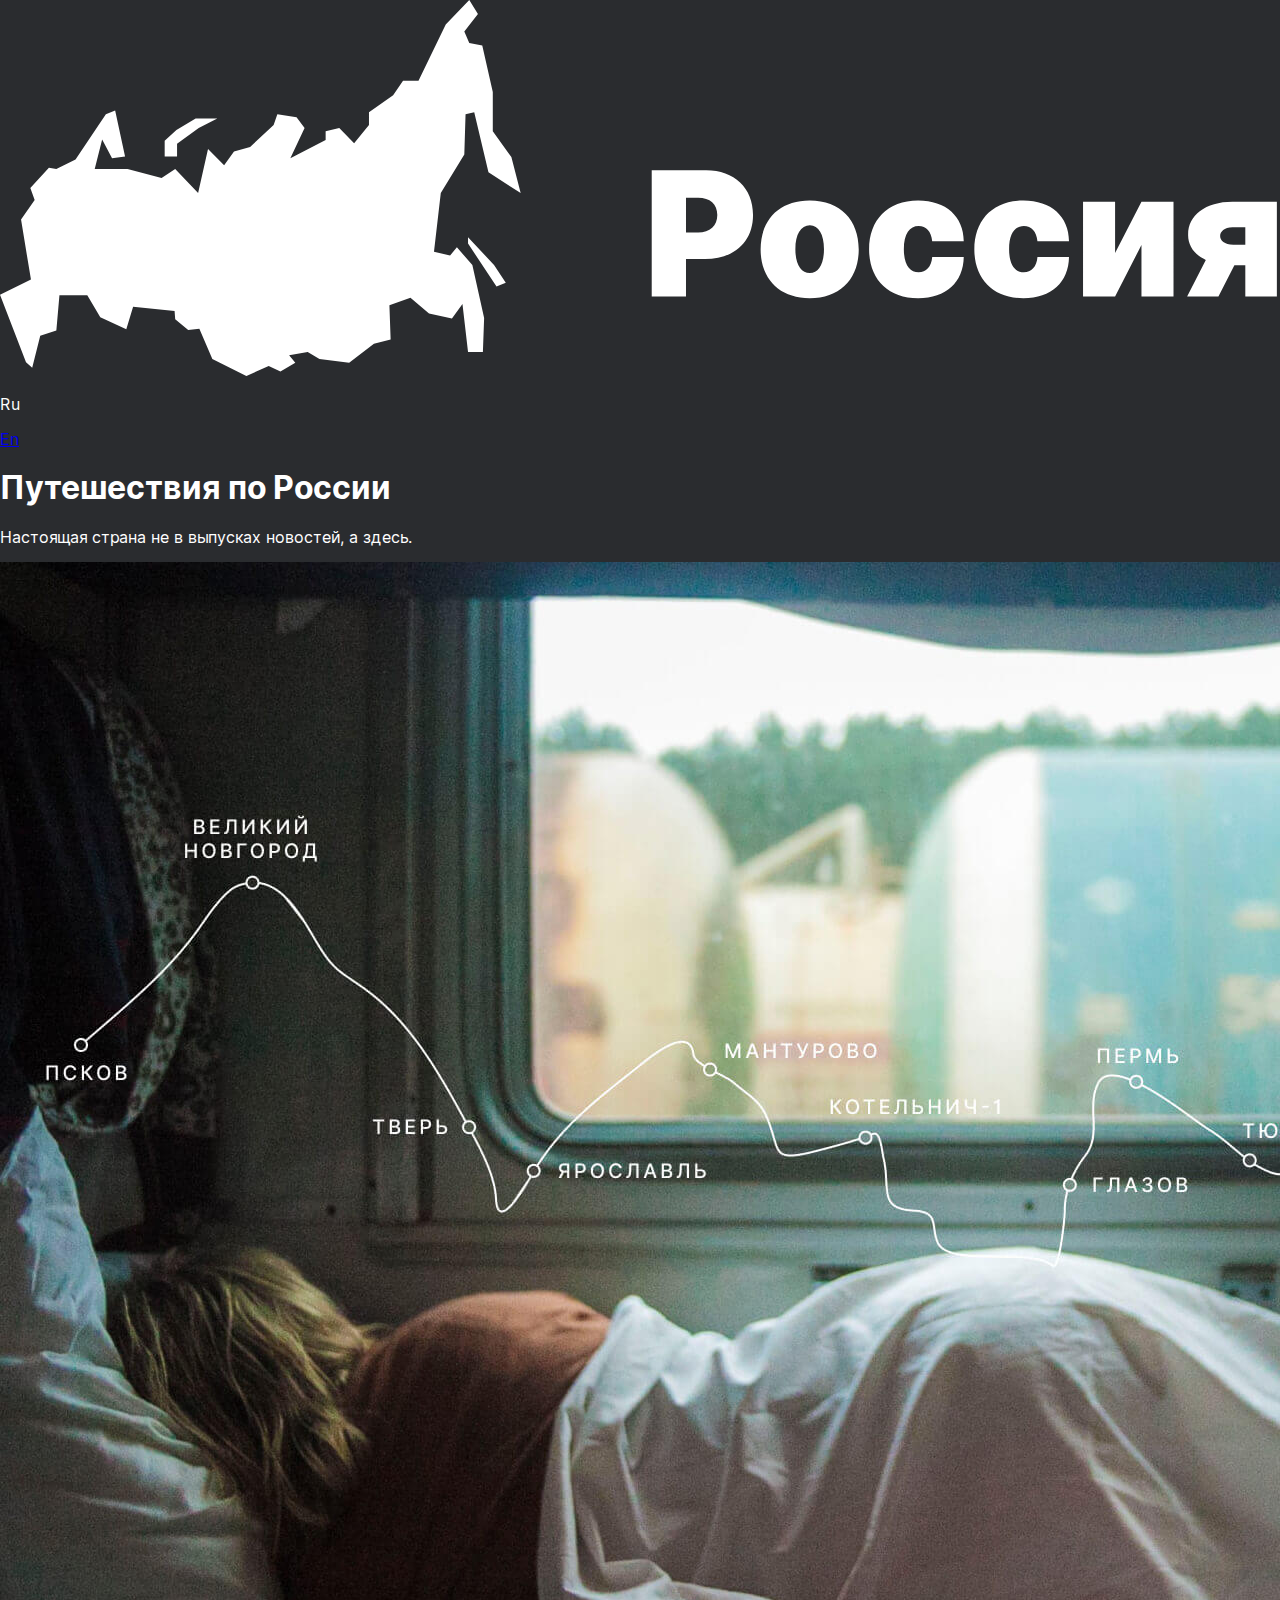
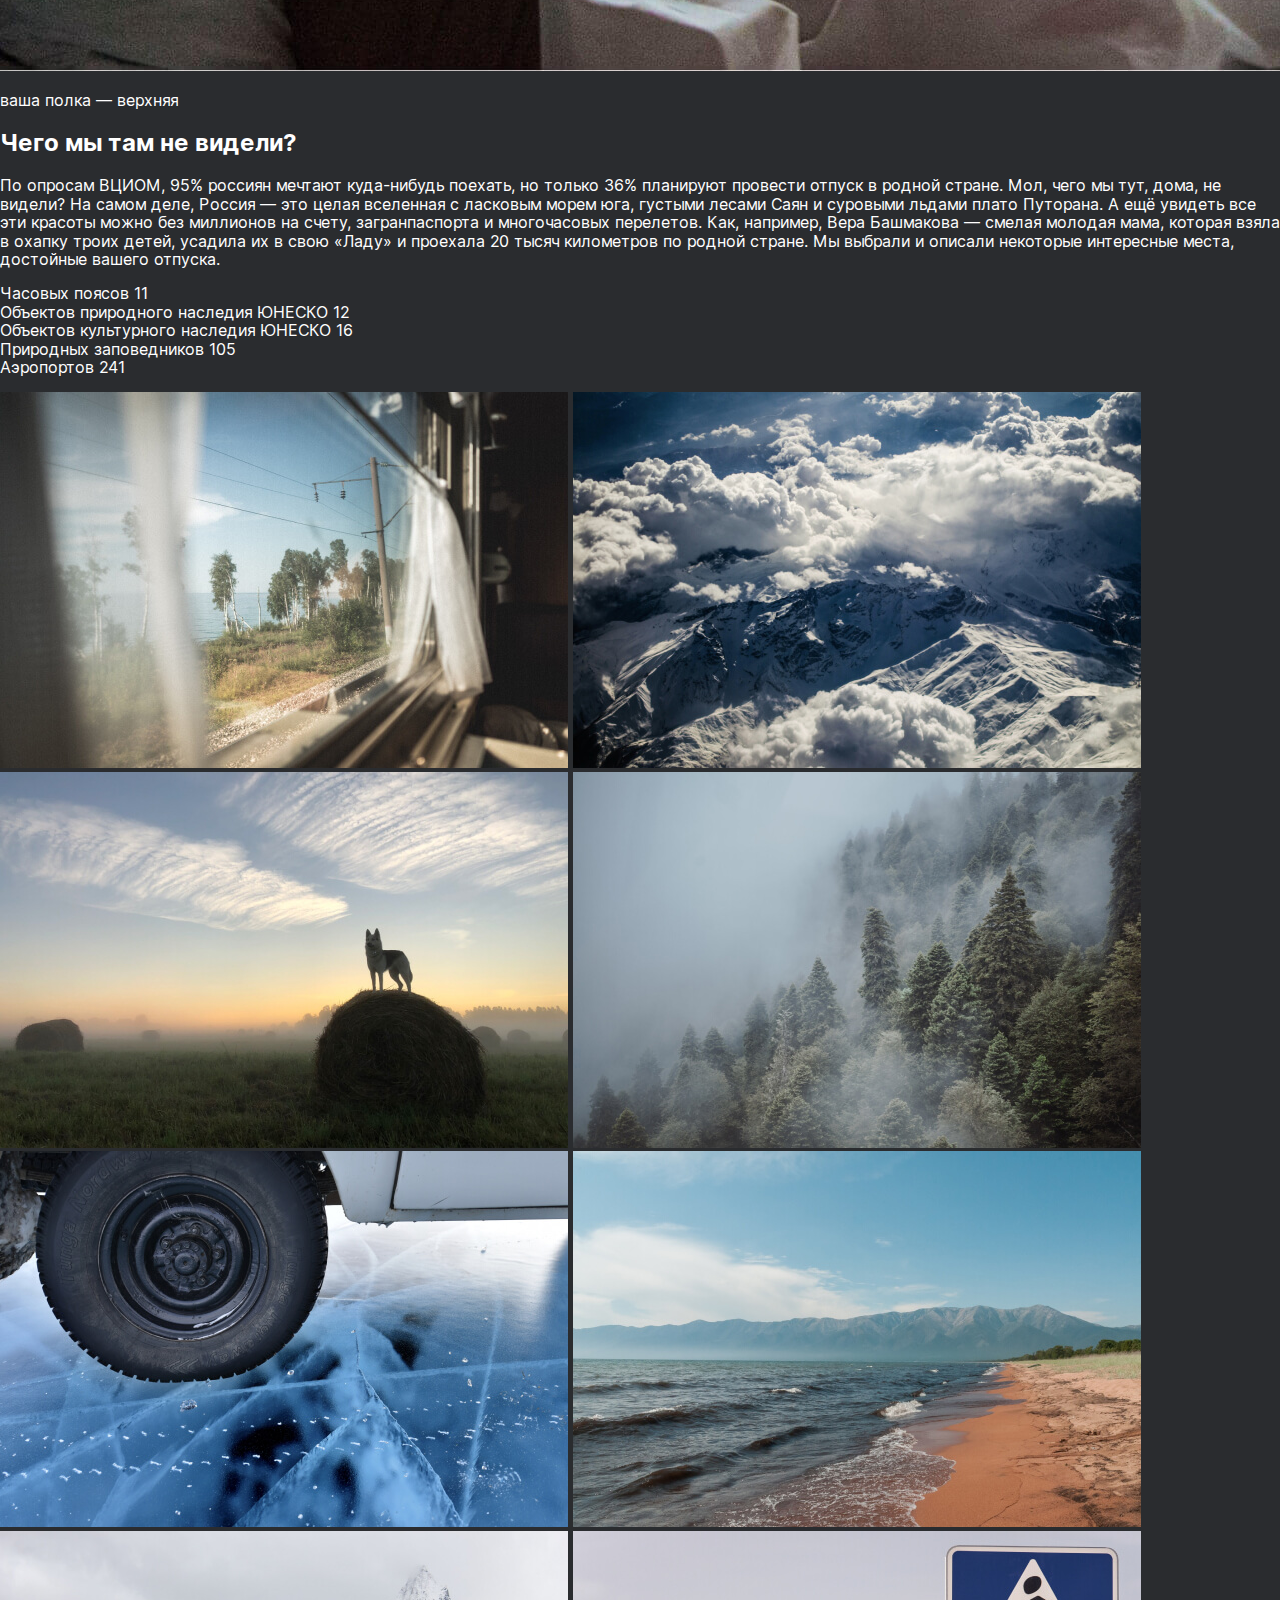
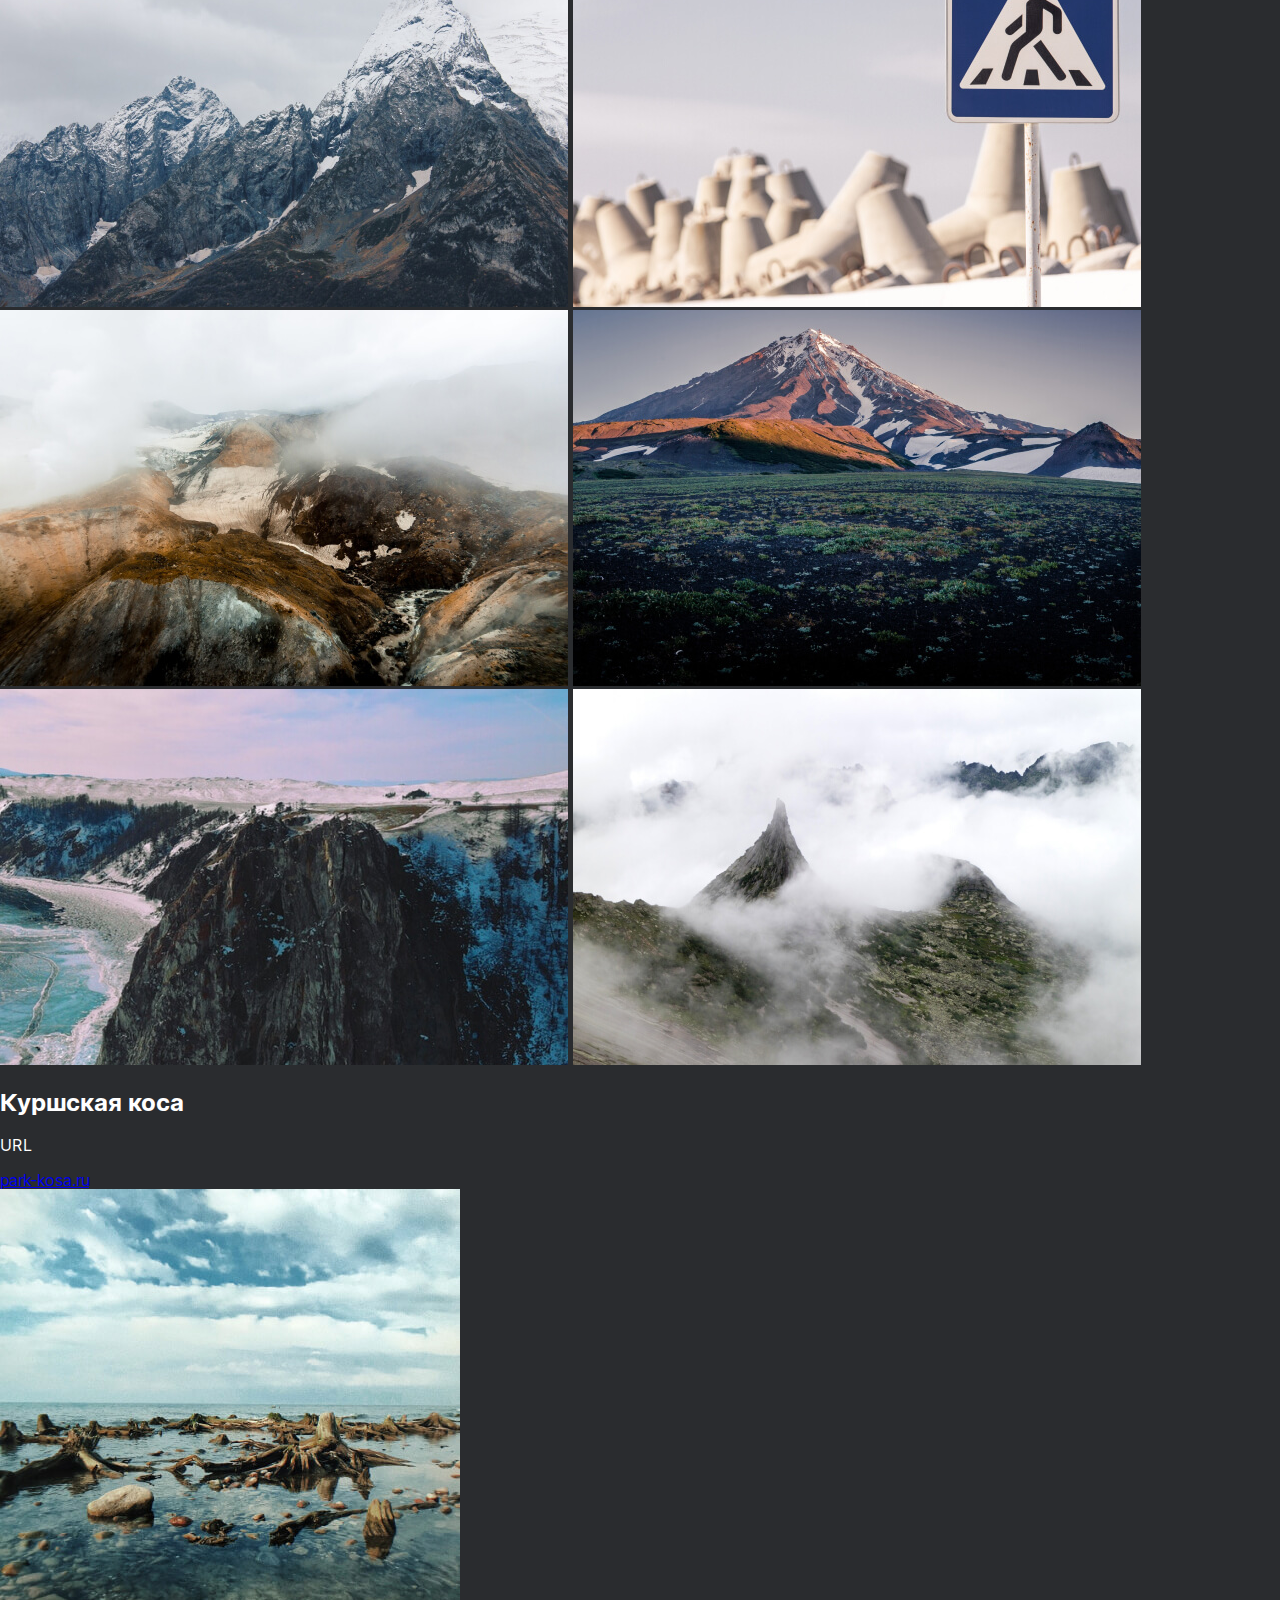
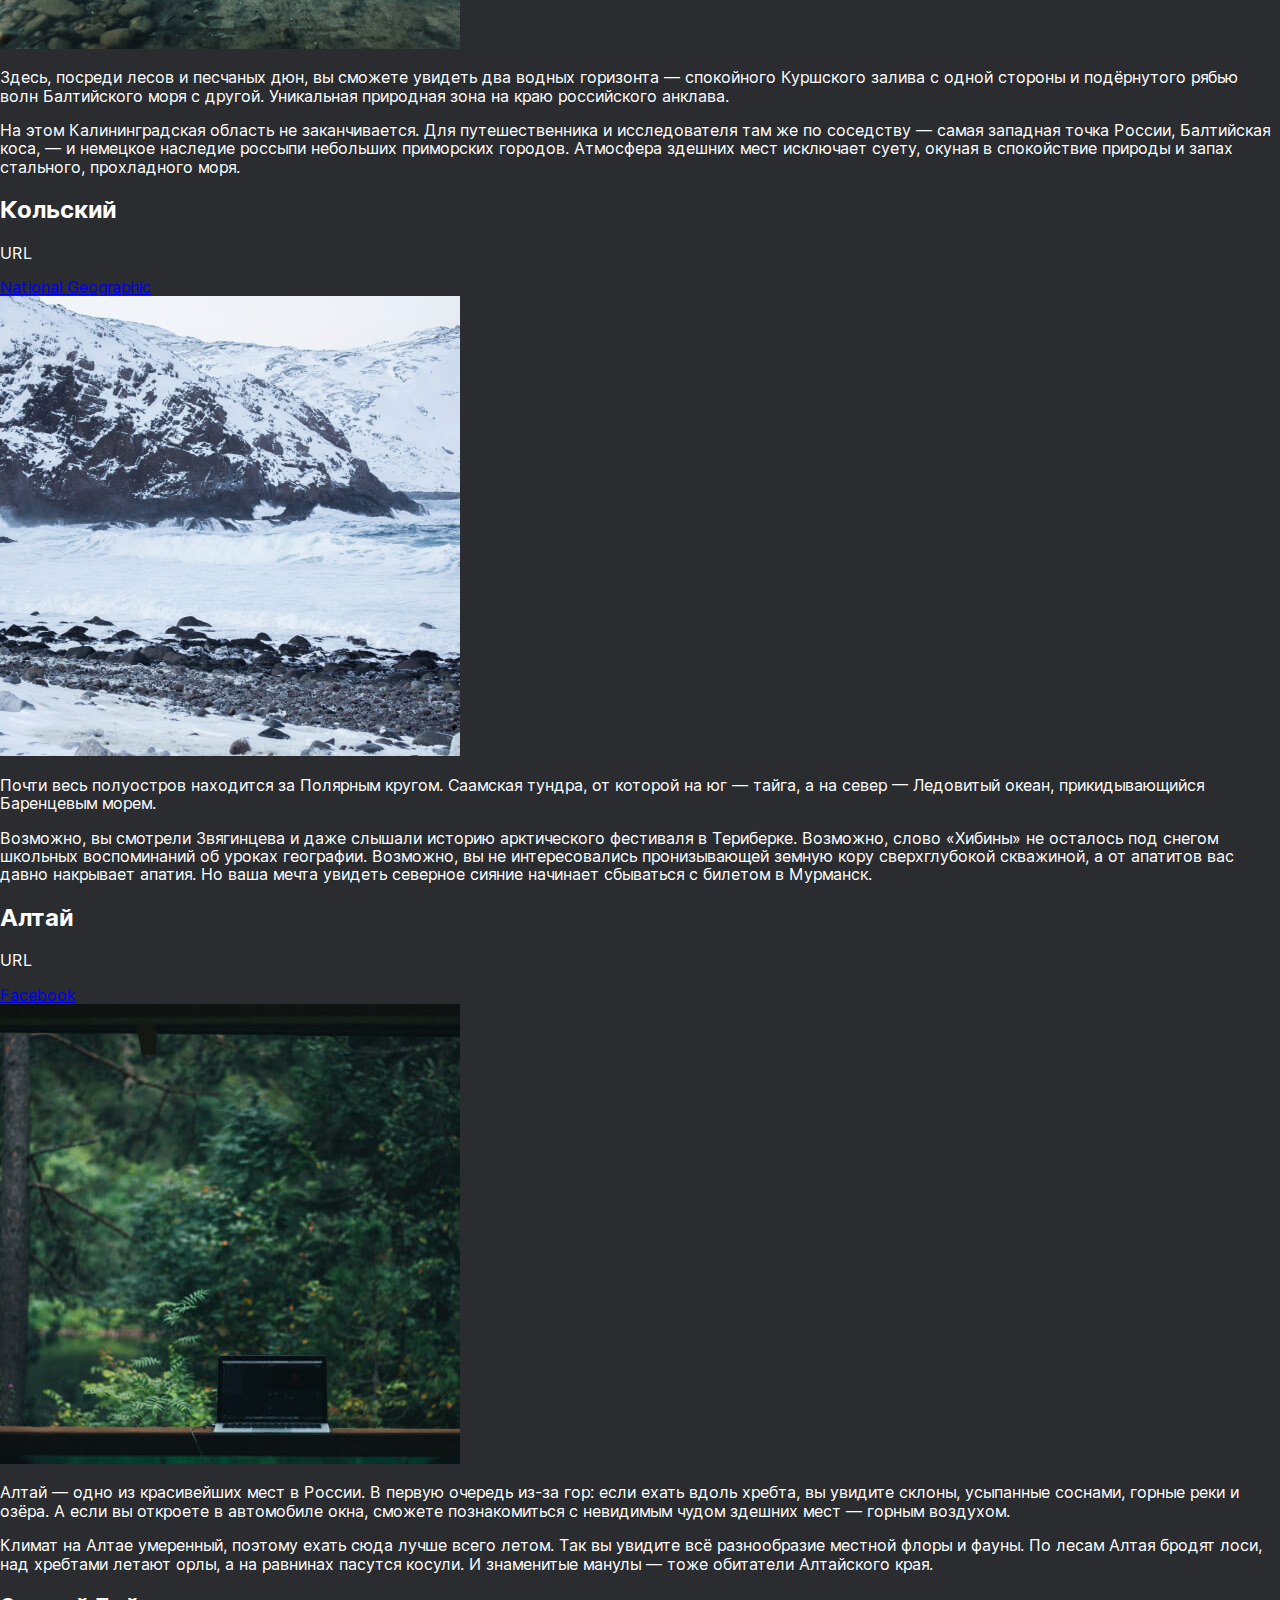
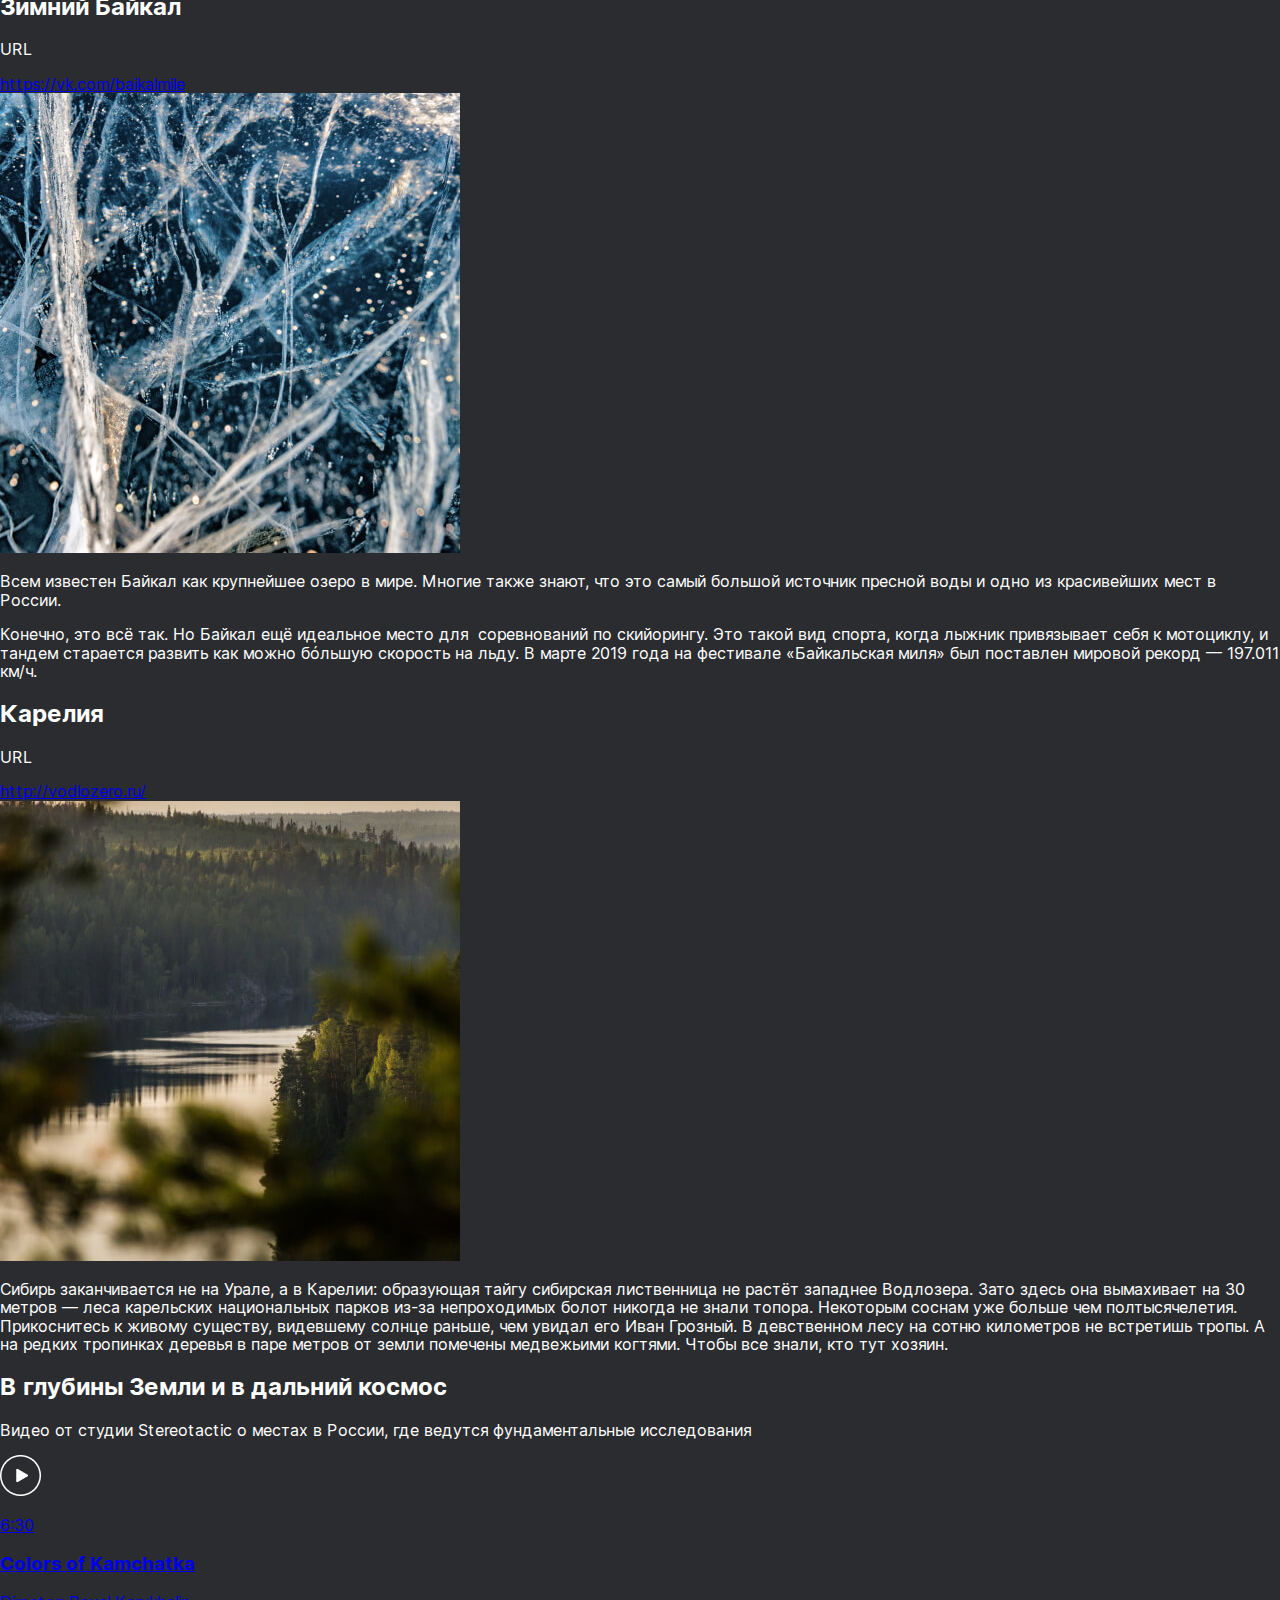
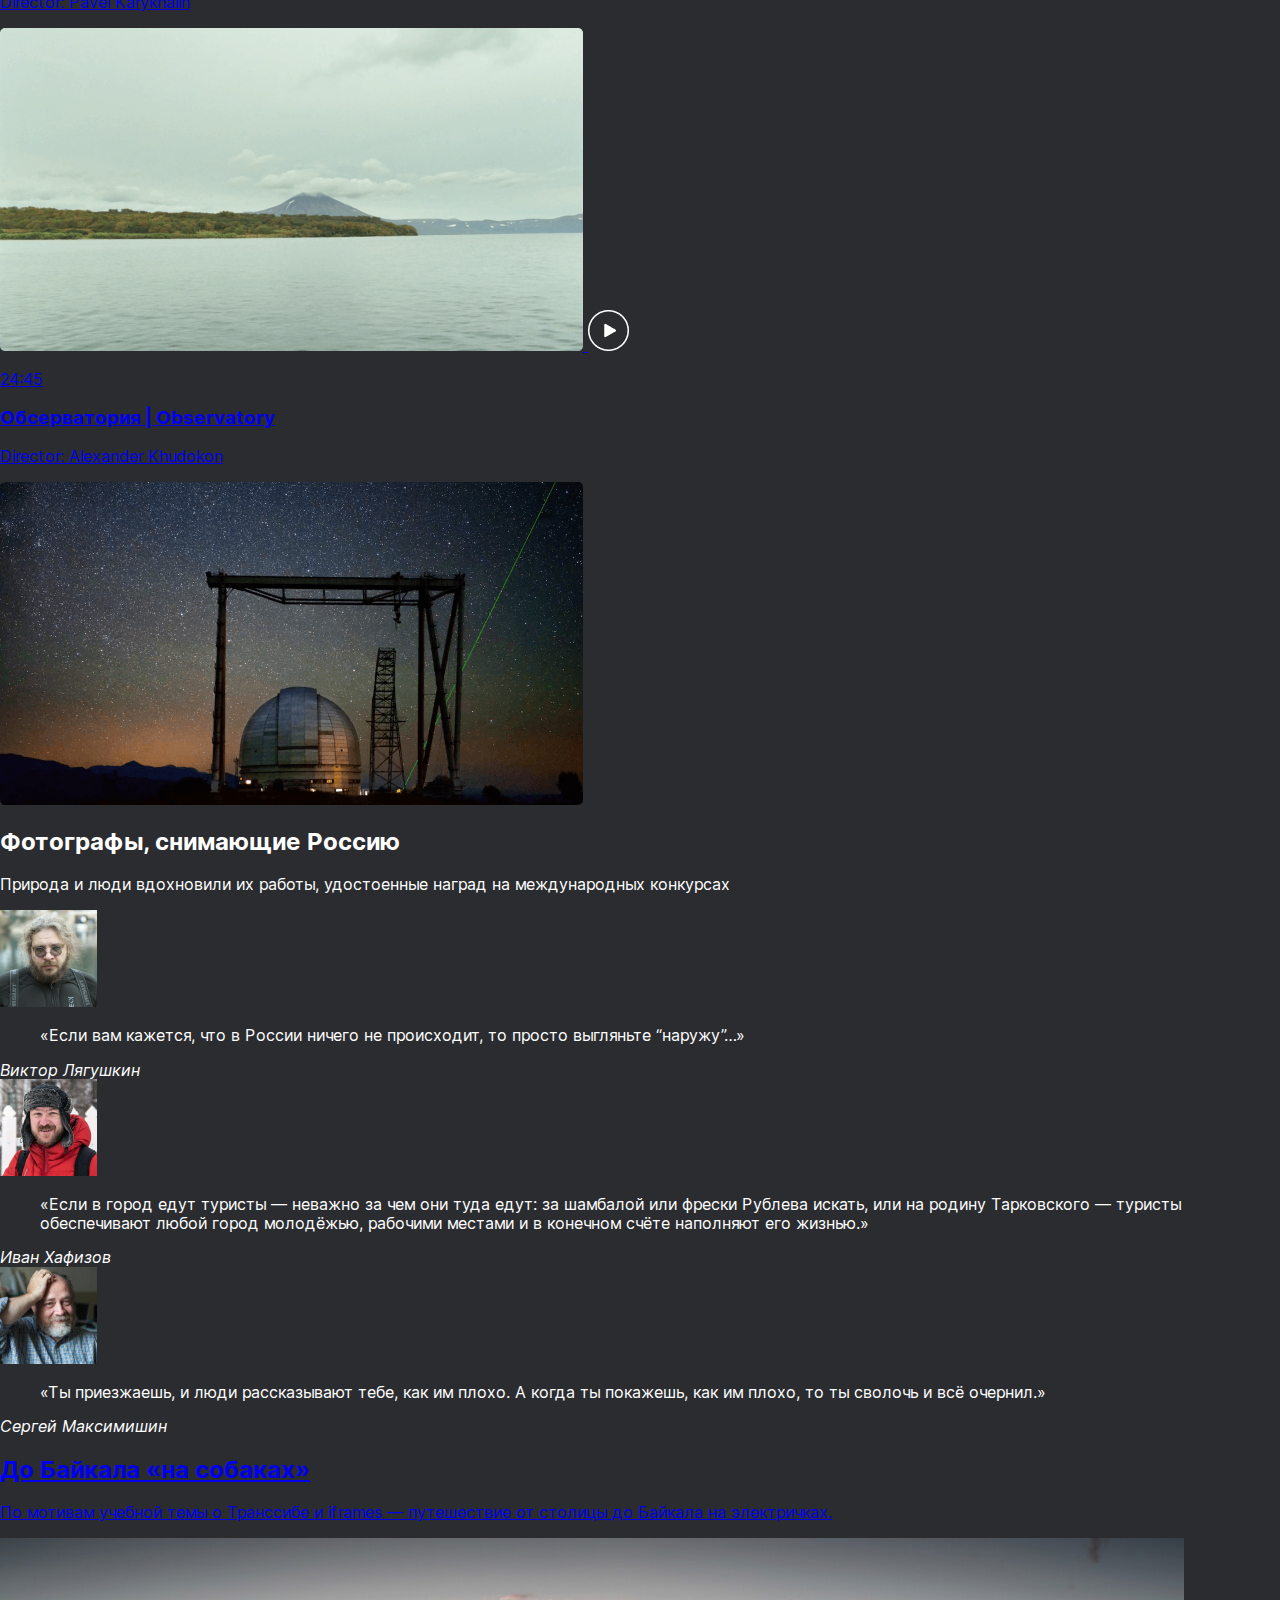
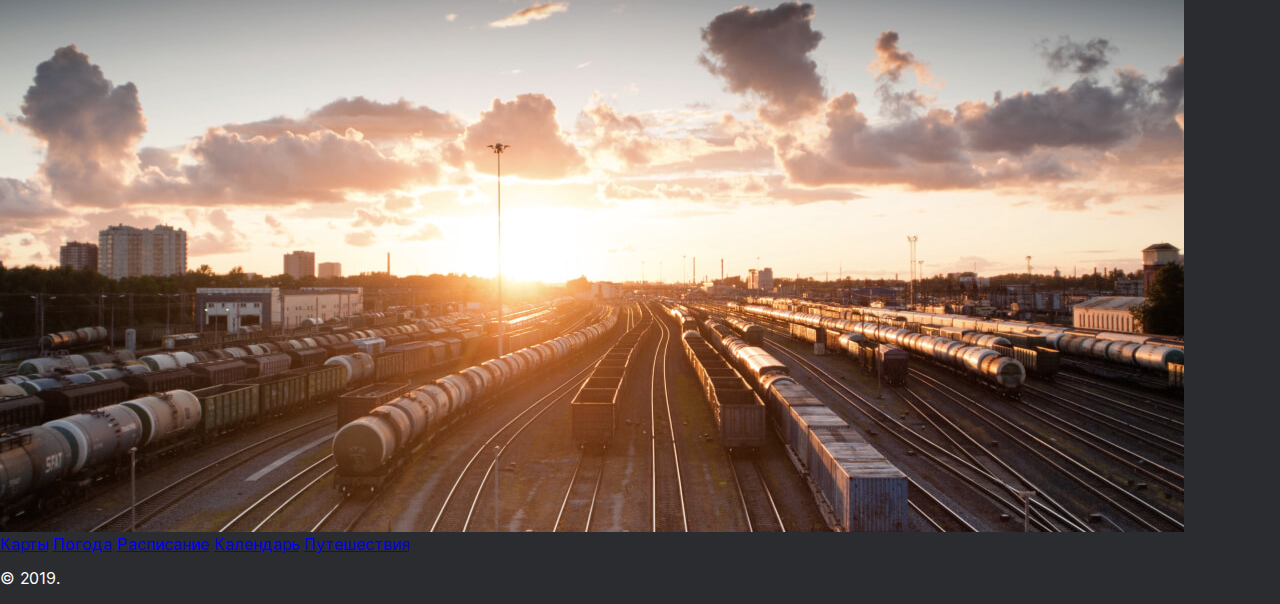
<file: sprint-4/index.html>
<!DOCTYPE html>
<html lang="ru">
<head>
    <meta charset="UTF-8">
    <meta name="viewport" content="width=device-width, initial-scale=1.0">
    <title>Путешествия по России</title>
    <link rel="stylesheet" href="./vendor/normalize.css">
    <link rel="stylesheet" href="./pages/index.css">
</head>
<body>
    <div class="page">

    <header class="header">
        <svg class="header__logo" viewBox="0 0 177 52" fill="none" xmlns="http://www.w3.org/2000/svg"><path d="M7.79 23.383l2.655-1.31 4.195-6.281 1.284-.524 1.37 6.37-1.798.261-1.37-2.617-1.027 4.1h4.537l4.709 1.222 1.883-1.221 3.168 3.315 1.37-6.107 2.226 2.268 1.37-1.92 2.225-.61 3.254-3.054.513-1.483 2.654.436 1.113 1.483-1.969 4.188 4.88-2.53v-1.221l1.884-.437 2.054 2.094 2.055-2.53V15.53l3.339-2.355 1.37-2.007h2.14l3.767-7.765L64.894 0l1.199 1.92-1.884 2.442.685 1.57 1.798.35 1.455 6.456v5.41l2.569 3.577L72 26.698l-4.452-2.88-1.969-8.288-1.198.262-.172 5.584-3.253 5.322-.942 8.114 2.226.524.942-1.135 2.14 2.443 1.627 7.33-.171 4.71h-2.055l-.77-6.63-1.456 2.006-3.168-.698-2.568-2.18-2.91 1.046.17 4.712-2.311.61-3.425 2.618-4.109-.524-1.627-.96-2.568.437.856 1.047-2.055 1.221-1.626-.785L34.074 52l-4.709-2.356-1.798-4.188-1.54.175-1.799-1.483-.085-1.135-5.736-.61-.942 3.14-3.596-1.657-1.798-3.054H8.22l-.428 4.886-2.226.698-1.113 4.45-.856-.785L0 40.745l4.28-2.094-.684-4.1-.685-4.189 1.883-2.704L4.195 26l2.568-2.792 1.028.175zm56.933 10.295l3.938 5.933 1.284-.524-1.626-2.443-3.596-3.839v.873zm-40.238-12.04v-1.745l2.997-2.182 2.568-1.308h-2.997l-2.654 1.57-1.626 1.483v2.182h1.712zM90.125 41h4.739V35.82h2.625c3.98 0 6.647-2.344 6.647-6.103 0-3.716-2.599-6.17-6.477-6.17h-7.534V41zm4.739-8.863V27.33h1.67c1.662 0 2.66.886 2.66 2.386 0 1.492-.998 2.42-2.66 2.42h-1.67zM111.969 41.24c4.261 0 6.784-2.728 6.784-6.75 0-4.024-2.523-6.75-6.784-6.75-4.262 0-6.784 2.726-6.784 6.75 0 4.022 2.522 6.75 6.784 6.75zm.034-3.478c-1.262 0-2.012-1.253-2.012-3.307 0-2.054.75-3.307 2.012-3.307 1.193 0 1.943 1.253 1.943 3.307 0 2.054-.75 3.307-1.943 3.307zM126.969 41.24c3.878 0 6.255-2.225 6.307-5.694h-4.364c-.102 1.372-.844 2.114-1.875 2.114-1.236 0-2.046-1.057-2.046-3.205s.81-3.205 2.046-3.205c1.04 0 1.747.742 1.875 2.114h4.364c-.026-3.409-2.455-5.625-6.307-5.625-4.262 0-6.784 2.727-6.784 6.75s2.522 6.75 6.784 6.75zM141.523 41.24c3.878 0 6.256-2.225 6.307-5.694h-4.363c-.103 1.372-.844 2.114-1.875 2.114-1.236 0-2.046-1.057-2.046-3.205s.81-3.205 2.046-3.205c1.039 0 1.747.742 1.875 2.114h4.363c-.025-3.409-2.454-5.625-6.307-5.625-4.261 0-6.784 2.727-6.784 6.75s2.523 6.75 6.784 6.75zM154.203 35v-7.09h-4.432V41h4.432l3.648-7.125V41h4.432V27.91h-4.432L154.203 35zM172.212 41h4.363V27.91h-6.136c-3.776 0-6.162 1.909-6.136 4.568-.017 1.491.877 2.727 2.446 3.46L164.166 41h4.33l2.207-4.33h1.509V41zm0-7.159h-1.671c-1.253 0-1.832-.613-1.807-1.193-.025-.545.52-1.227 1.705-1.227h1.773v2.42z" fill="#fff"/></svg>
        <div class="header__lang-container">    
            <p class="header__lang header__lang_selected">Ru</p>
            <a href="#" class="link header__lang">En</a>
        </div>
    </header>

    <main class="content">
        <section class="lead">
            <h1 class="lead__title">Путешествия по России</h1>
            <p class="lead__subtitle">Настоящая страна не в выпусках новостей, а здесь.</p>
            <img class="lead__image" src="./images/polka.jpg" alt="Карта путешествия">    
            
            <p class="lead__caption">ваша полка — верхняя</p>
        </section>
        
        <section class="intro">
            <h2 class="intro__title">Чего мы там не видели?</h2>
            
            <div class="intro__content-row">
                <p class="intro__text intro__text_type_quotation">
                        По опросам ВЦИОМ, 95% россиян мечтают куда-нибудь поехать, 
                        но только 36% планируют провести отпуск в родной стране. 
                        Мол, чего мы тут, дома, не видели? На самом деле, Россия — 
                        это целая вселенная с ласковым морем юга, густыми лесами 
                        Саян и суровыми льдами плато Путорана. А ещё увидеть все 
                        эти красоты можно без миллионов на счету, загранпаспорта и 
                        многочасовых перелетов. Как, например, Вера Башмакова — 
                        смелая молодая мама, которая взяла в охапку троих детей, 
                        усадила их в свою «Ладу» и проехала 20 тысяч километров 
                        по родной стране. Мы выбрали и описали некоторые интересные 
                        места, достойные вашего отпуска.
                </p>
            </div>
            <p class="intro__text intro__text_type_additional">
                    Часовых поясов 11<br>
                    Объектов природного наследия ЮНЕСКО 12<br>
                    Объектов культурного наследия ЮНЕСКО 16<br>
                    Природных заповедников 105<br>
                    Аэропортов 241
            </p>
        </section>

        <section class="photo-grid">
            <img class="photo-grid__item" src="./images/train.jpg" alt="Поезд">
            <img class="photo-grid__item" src="./images/atharva-tulsi.jpg" alt="Горы">
            <img class="photo-grid__item" src="./images/tuman.jpg" alt="Туман в поле">
            <img class="photo-grid__item" src="./images/sochi.jpg" alt="Леса в Сочи">
            <img class="photo-grid__item" src="./images/arisa.jpg" alt="Автомобиль на льду">
            <img class="photo-grid__item" src="./images/baikal.jpg" alt="Берег Байкала">
            <img class="photo-grid__item" src="./images/elbrus.jpg" alt="Эльбрус">
            <img class="photo-grid__item" src="./images/kondratiev.jpg" alt="Тетраподы">
            <img class="photo-grid__item" src="./images/kamchatka-1.jpg" alt="Камчатка">
            <img class="photo-grid__item" src="./images/kamchatka-2.jpg" alt="Камчатка">
            <img class="photo-grid__item" src="./images/baikal-2.jpg" alt="Байкал">
            <img class="photo-grid__item" src="./images/ergaki.jpg" alt="Tергаки">
        </section>

        <section class="places">
            <div class="place">
                <h2 class="place__title">Куршская коса</h2>
                <div class="place__website">
                    <p class="place__url-heading">URL</p>
                    <a class="place__url link" href="http://park-kosa.ru/">park-kosa.ru</a>
                </div>    
                <img class="place__image" src="./images/park-kosa.jpg" alt="Куршская коса">
                <div class="place__text">
                    <p class="place__paragraph">
                        Здесь, посреди лесов и песчаных дюн, вы сможете увидеть 
                        два водных горизонта — спокойного Куршского залива с одной стороны и 
                        подёрнутого рябью волн Балтийского моря с другой. Уникальная природная 
                        зона на краю российского анклава.
                    </p> 
                    <p class="place__paragraph">
                        На этом Калининградская область не заканчивается. 
                        Для путешественника и исследователя там же по соседству 
                        — самая западная точка России, Балтийская коса, — 
                        и немецкое наследие россыпи небольших приморских городов. 
                        Атмосфера здешних мест исключает суету, окуная в спокойствие 
                        природы и запах стального, прохладного моря.
                    </p>
                </div>
            </div>
            <div class="place">
                <h2 class="place__title">Кольский</h2>
                <div class="place__website">
                    <p class="place__url-heading">URL</p>
                    <a class="place__url link" href="https://yourshot.nationalgeographic.com/photos/?keywords=kolskiy">National Geographic</a>
                </div>
                <img class="place__image" src="./images/kolski.jpg" alt="Кольский">
                <div class="place__text">
                    <p class="place__paragraph">
                        Почти весь полуостров находится за Полярным кругом. 
                        Саамская тундра, от которой на юг — тайга, а на север — 
                        Ледовитый океан, прикидывающийся Баренцевым морем.
                    </p> 
                    <p class="place__paragraph">
                        Возможно, вы смотрели Звягинцева и даже слышали историю 
                        арктического фестиваля в Териберке. Возможно, слово «Хибины» 
                        не осталось под снегом школьных воспоминаний об уроках географии. 
                        Возможно, вы не интересовались пронизывающей земную кору сверхглубокой скважиной, 
                        а от апатитов вас давно накрывает апатия. Но ваша мечта увидеть северное сияние 
                        начинает сбываться с билетом в Мурманск.
                    </p>
                </div>     
            </div>
            <div class="place">
                <h2 class="place__title">Алтай</h2>
                <div class="place__website">
                    <p class="place__url-heading">URL</p>
                    <a class="place__url link" href="https://www.facebook.com/vera.bashmakova/posts/10156011613718822">Facebook</a>
                </div>  
                <img class="place__image" src="./images/altai.jpg" alt="Алтай">
                <div class="place__text">
                    <p class="place__paragraph">
                        Алтай — одно из красивейших мест в России. В первую 
                        очередь из-за гор: если ехать вдоль хребта, вы увидите 
                        склоны, усыпанные соснами, горные реки и озёра. А если 
                        вы откроете в автомобиле окна, сможете познакомиться с 
                        невидимым чудом здешних мест — горным воздухом.
                    </p> 
                    <p class="place__paragraph">
                        Климат на Алтае умеренный, поэтому ехать сюда лучше всего летом. 
                        Так вы увидите всё разнообразие местной флоры и фауны. По лесам 
                        Алтая бродят лоси, над хребтами летают орлы, а на равнинах пасутся 
                        косули. И знаменитые манулы — тоже обитатели Алтайского края.
                    </p>
                </div>      
            </div>
            <div class="place">
                <h2 class="place__title">Зимний Байкал</h2>
                <div class="place__website">
                    <p class="place__url-heading">URL</p>
                    <a class="place__url link" href="https://vk.com/baikalmile">https://vk.com/baikalmile</a>
                </div>  
                <img class="place__image" src="./images/zimniy-baikal.jpg" alt="Байкал">
                <div class="place__text">
                    <p class="place__paragraph">
                        Всем известен Байкал как крупнейшее озеро в мире. Многие также 
                        знают, что это самый большой источник пресной воды и одно из 
                        красивейших мест в России.
                    </p> 
                    <p class="place__paragraph">
                        Конечно, это всё так. Но Байкал ещё идеальное место для 
                        соревнований по скийорингу. Это такой вид спорта, когда 
                        лыжник привязывает себя к мотоциклу, и тандем старается 
                        развить как можно бóльшую скорость на льду. В марте 2019 
                        года на фестивале «Байкальская миля» был поставлен мировой 
                        рекорд — 197.011 км/ч.
                    </p>
                </div>      
            </div>
            <div class="place">
                <h2 class="place__title">Карелия</h2>
                <div class="place__website">
                    <p class="place__url-heading">URL</p>
                    <a class="place__url link" href="http://vodlozero.ru/">http://vodlozero.ru/</a>
                </div>  
                <img class="place__image" src="./images/karelia.jpg" alt="Карелия">
                <div class="place__text">
                    <p class="place__paragraph">
                        Сибирь заканчивается не на Урале, а в Карелии: образующая тайгу 
                        сибирская лиственница не растёт западнее Водлозера. Зато здесь 
                        она вымахивает на 30 метров — леса карельских национальных парков 
                        из-за непроходимых болот никогда не знали топора. Некоторым соснам 
                        уже больше чем полтысячелетия. Прикоснитесь к живому существу, 
                        видевшему солнце раньше, чем увидал его Иван Грозный. В девственном 
                        лесу на сотню километров не встретишь тропы. А на редких тропинках 
                        деревья в паре метров от земли помечены медвежьими когтями. Чтобы 
                        все знали, кто тут хозяин.
                    </p>
                </div>     
            </div>

        </section>
        <section class="video">
            <h2 class="content-title">В глубины Земли и в дальний космос</h2>
            <p class="content-subtitle">Видео от студии Stereotactic о местах в России, где ведутся фундаментальные исследования</p>
            <div class="video__container">
                
                <a class="video__item" href="https://vimeo.com/81106671">
                    
                    <img class="video__icon video__icon_type_play" src="images/__icon_play.png" alt="Смотреть">
                    <p class="video__duration">6:30</p>
                    <h3 class="video__title">Colors of Kamchatka</h3>
                    <p class="video__subtitle">Director: Pavel Karykhalin</p>
                   
                    <img class="video__item-bg" src="images/video1-background.png" alt="Colors of Kamchatka">
                    
                </a>
                <a class="video__item" href="https://vimeo.com/290675450">
                   
                    <img class="video__icon video__icon_type_play" src="images/__icon_play.png" alt="Смотреть">
                    <p class="video__duration">24:45</p>
                    <h3 class="video__title">Обсерватория | Observatory</h3>
                    <p class="video__subtitle">Director: Alexander Khudokon</p>
                   
                    <img class="video__item-bg" src="images/video2-background.png" alt="Обсерватория">
                    
                </a>
            </div>
        </section>

        <section class="comments">
            <h2 class="content-title">Фотографы, снимающие Россию</h2>
            <p class="content-subtitle">Природа и люди вдохновили их работы, удостоенные наград на международных конкурсах</p>
            <div class="comments__container">
                <div class="comment">
                    <img class="comment__image" src="./images/lyagushkin.jpg" alt="Виктор Лягушкин">
                    <blockquote class="comment__quote">
                    «Если вам кажется, что в России ничего не происходит, то просто выгляньте “наружу”…»
                    </blockquote>
                    <cite class="comment__author">Виктор Лягушкин</cite>
                </div>   
                <div class="comment">
                    <img class="comment__image" src="./images/khaphizov.jpg" alt="Иван Хафизов">
                    <blockquote class="comment__quote">
                    «Если в город едут туристы — неважно за чем они туда едут: за шамбалой или фрески Рублева 
                    искать, или на родину Тарковского — туристы обеспечивают любой город молодёжью, 
                    рабочими местами и в конечном счёте наполняют его жизнью.»
                    </blockquote>
                    <cite class="comment__author">Иван Хафизов</cite>
                </div>  
                <div class="comment">
                    <img class="comment__image" src="./images/maksimishin.jpg" alt="Сергей Максимишин">
                    <blockquote class="comment__quote">
                    «Ты приезжаешь, и люди рассказывают тебе, как им плохо. А когда ты покажешь, 
                    как им плохо, то ты сволочь и всё очернил.»
                    </blockquote>
                    <cite class="comment__author">Сергей Максимишин</cite>
                </div>   
            </div>    
        </section>
        <section class="cover">
            
            <a class="cover__container" href="https://stampsy.com/na-elektrichkakh-do-baikala ">
            <h2 class="cover__title">До Байкала «на собаках»</h2>
            <p class="cover__subtitle">
            По мотивам учебной темы о Транссибе и iframes — путешествие от столицы до Байкала на электричках.
            </p>
            <img class="cover-bg" src="./images/na-sobakah.jpg" alt="До Байкала «на собаках»">      
           </a>          
        </section>

        
    </main>    

    <footer class="footer">
            <nav class="footer__menu">
                <a class="footer__link link" href="https://yandex.ru/maps/">Карты</a>
                <a class="footer__link link" href="https://yandex.ru/pogoda/">Погода</a>
                <a class="footer__link link" href="https://rasp.yandex.ru/">Расписание</a>
                <a class="footer__link link" href="https://calendar.yandex.ru/">Календарь</a>
                <a class="footer__link link" href="https://travel.yandex.ru">Путешествия</a>
            </nav> 
            <p class="footer__copyright">© 2019.</p>
    </footer>     

       
   </div>
</body>
</html>
</file>
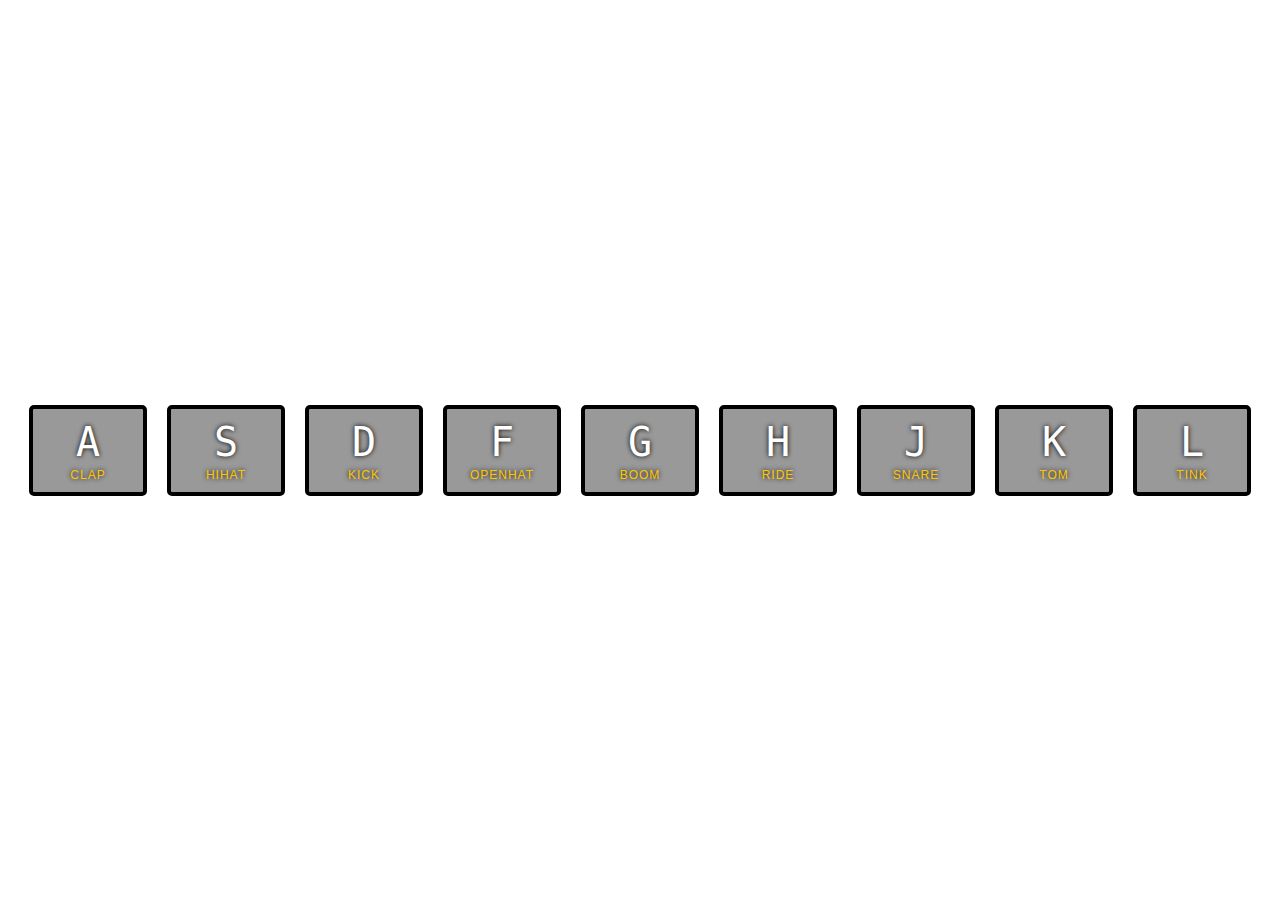
<file: JS30/JSDrum/index.html>
<!DOCTYPE html>
<html lang="en">
<head>
  <meta charset="UTF-8">
  <title>JS Drum Kit</title>
  <link rel="stylesheet" href="style.css">
</head>
<body>


  <div class="keys">
    <div data-key="65" class="key">
      <kbd>A</kbd>
      <span class="sound">clap</span>
    </div>
    <div data-key="83" class="key">
      <kbd>S</kbd>
      <span class="sound">hihat</span>
    </div>
    <div data-key="68" class="key">
      <kbd>D</kbd>
      <span class="sound">kick</span>
    </div>
    <div data-key="70" class="key">
      <kbd>F</kbd>
      <span class="sound">openhat</span>
    </div>
    <div data-key="71" class="key">
      <kbd>G</kbd>
      <span class="sound">boom</span>
    </div>
    <div data-key="72" class="key">
      <kbd>H</kbd>
      <span class="sound">ride</span>
    </div>
    <div data-key="74" class="key">
      <kbd>J</kbd>
      <span class="sound">snare</span>
    </div>
    <div data-key="75" class="key">
      <kbd>K</kbd>
      <span class="sound">tom</span>
    </div>
    <div data-key="76" class="key">
      <kbd>L</kbd>
      <span class="sound">tink</span>
    </div>
  </div>

  <audio data-key="65" src="sounds/clap.wav"></audio>
  <audio data-key="83" src="sounds/hihat.wav"></audio>
  <audio data-key="68" src="sounds/kick.wav"></audio>
  <audio data-key="70" src="sounds/openhat.wav"></audio>
  <audio data-key="71" src="sounds/boom.wav"></audio>
  <audio data-key="72" src="sounds/ride.wav"></audio>
  <audio data-key="74" src="sounds/snare.wav"></audio>
  <audio data-key="75" src="sounds/tom.wav"></audio>
  <audio data-key="76" src="sounds/tink.wav"></audio>

<script>


function playSound(e) {
  
  const audio = document.querySelector(`audio[data-key='${e.keyCode}']`);
  const key = document.querySelector(`.key[data-key='${e.keyCode}']`);
  if(!audio) return;
  audio.currentTime = 0;
  audio.play();
  key.classList.add('playing');

}

function removeTransition(e) {
  if (e.propertyName !== 'transform') return;
  this.classList.remove('playing');
}

const keys = document.querySelectorAll('.key');

keys.forEach(key =>key.addEventListener('transitionend', removeTransition) );
window. addEventListener('keydown', playSound);
</script>


</body>
</html>
</file>
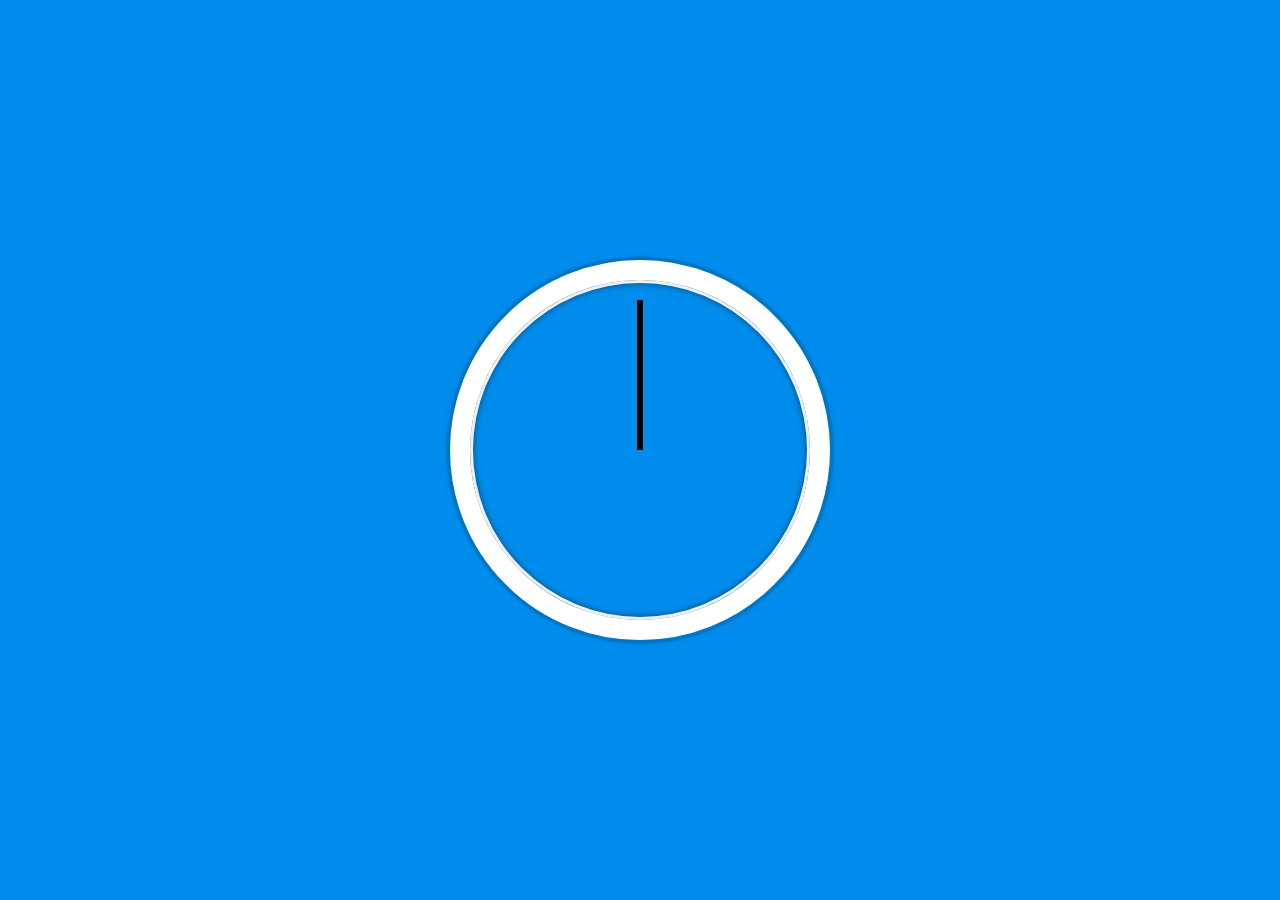
<file: JS30/Clock/index-START.html>
<!DOCTYPE html>
<html lang="en">
<head>
  <meta charset="UTF-8">
  <title>JS + CSS Clock</title>
</head>
<body>


    <div class="clock">
      <div class="clock-face">
        <div class="hand hour-hand"></div>
        <div class="hand min-hand"></div>
        <div class="hand second-hand"></div>
      </div>
    </div>


  <style>
    html {
      background: #018DED url(http://unsplash.it/1500/1000?image=881&blur=5);
      background-size: cover;
      font-family: 'helvetica neue';
      text-align: center;
      font-size: 10px;
    }

    body {
      margin: 0;
      font-size: 2rem;
      display: flex;
      flex: 1;
      min-height: 100vh;
      align-items: center;
    }

    .clock {
      width: 30rem;
      height: 30rem;
      border: 20px solid white;
      border-radius: 50%;
      margin: 50px auto;
      position: relative;
      padding: 2rem;
      box-shadow:
        0 0 0 4px rgba(0,0,0,0.1),
        inset 0 0 0 3px #EFEFEF,
        inset 0 0 10px black,
        0 0 10px rgba(0,0,0,0.2);
    }

    .clock-face {
      position: relative;
      width: 100%;
      height: 100%;
      transform: translateY(-3px); /* account for the height of the clock hands */
    }

    .hand {
      width: 50%;
      height: 6px;
      background: black;
      position: absolute;
      top: 50%;
      transform-origin: 100%;
      transform: rotate(90deg);
      transition: all 0.05s;
      transition-timing-function: cubic-bezier(0.1, 2.7, 0.58, 1);
    }

  </style>
    
  <script>
    const secondHand = document.querySelector('.second-hand');
    const minsHand = document.querySelector('.min-hand');
    const hourHand = document.querySelector('.hour-hand');

    function setDate() {
      const now = new Date;

      const seconds = now.getSeconds();
      const secondsDegrees = ((seconds / 60) * 360) + 90;
      secondHand.style.transform = `rotate(${secondsDegrees}deg)`;

      const mins = now.getMinutes();
      const minDegrees = ((mins / 60) * 360) + ((seconds/60)*6) + 90;
      minsHand.style.transform = `rotate(${minDegrees}deg)`;
      
      const hours = now.getHours();
      const hourDegrees = ((hours / 12) * 360) + ((mins/60)*30) + 90;
      hourHand.style.transform = `rotate(${hourDegrees}deg)`;
    }

    setInterval(setDate, 1000);

  </script>
</body>
</html>
</file>
<file: education/styles/style.css>
@keyframes square_rotation {
    0% {
        transform: rotate(-15deg);
    }
    100% {
    transform: rotate(345deg);
    }
}

@keyframes triangle_rotation {
    0% {
        transform: rotate(0deg);
    }
    100% {
    transform: rotate(360deg);
    }
}

@font-face {
    src: url('../fonts/IBMPlexMono-Regular.ttf');
    font-family: 'IBMPlexMono';
}

@font-face {
    src: url('../fonts/IBMPlexMono-Bold.ttf');
    font-family: 'IBMPlexMono';
    font-weight: bold;
}

@font-face {
    src: url('../fonts/IBMPlexMono-RegularItalic.ttf');
    font-family: 'IBMPlexMono';
    font-style: italic;
}

@font-face {
    src: url('../fonts/IBMPlexMono-BoldItalic.ttf');
    font-family: 'IBMPlexMono';
    font-weight: bold;
    font-style: italic;
}

.page {
    
    margin: 0 auto;
    font-family: 'Helvetica Neue', Arial, sans-serif;
    }


.header {
    height: 100vh;
    min-height: 600px;
    max-height: 756px;
    background-color: #F2F2F2;
    background-size: cover;
    display: flex;
    position: relative;
    overflow: hidden;
}

.link:hover {
    opacity:.5;
    transition-property: opacity;
    transition-duration: 1s;
    transition-timing-function: ease;
}

.logo {
    width: 183px;
    height: 32px;
    position: absolute;
    top: 30px;
    left: 64px;
    z-index: 2;
}

.logo_place_header {
    background-image: url(../images/logo.svg);
}

.header__title {
    align-self: center;
    width: 730px;
    margin-left: 64px;
    line-height: 96px;
    font-size: 102px;
    font-weight: bold;
    font-family: 'IBMPlexMono';

}

.header__subtitle {
    position: absolute;
    width: 388px;
    bottom: 30px;
    left: 64px;
    z-index: 2;
    line-height: 25px;
    font-size: 18px;
    font-weight: normal;
}

.header__link {
    display: inline;
    color:  #2F80ED;
}

.header__main-illustration {
    width: 765px;
    height: 608px;
    background-image: url(../images/two_again.png);
    background-size: contain;
    background-repeat: no-repeat;
    background-position: right;
    position: absolute;
    bottom: 0;
    right: 0;
    z-index: 1;
}

.header__square-pic {
    width: 568px;
    height: 568px;
    background-color: #2F80ED;
    position: absolute;
    right: 0;
    top: 64px;
    z-index: 0;
    transform: rotate(-15deg);
    animation: square_rotation 20s infinite linear;
}

.description {
    display: flex;
    justify-content: center;
}
.two-columns {
    margin-top: 100px;
    width: 80%;
    display: flex;
    justify-content: space-between;
}

.two-columns__brief {
    line-height: 1,2;
    font-size: 18px;
    font-weight:  normal;
    color:  #2F80ED;
    width: 175px;
   
}

.two-columns__main-text {
    line-height: 34px;
    font-size: 24px;
    font-weight: normal;
    width: 80%;
    min-width: 784px;
    
}

.two-columns__span-accent {
    line-height: 34px;
    font-size: 24px;
    font-weight: bold;  
}

.two-columns__paragraph {
    margin: 30px 0;
    
}

.two-columns__paragraph:last-of-type {
    margin: 0;
}

.digits {
    display: flex;
    flex-direction: column;
    align-items: center;
}

.section-title {
    width: 60%;
    text-align: center;
    line-height: 69px;
    font-size: 60px;
    font-weight: bold;
    margin-top: 100px;
    margin-bottom: 0px;
    font-family: 'IBMPlexMono';

}

.section-subtitle {
    width: 60%;
    text-align: center;
    line-height: 34px;
    font-size: 24px;
    font-weight: normal;
    margin-top: 20px;
    margin-bottom:  0px;
    font-family: 'IBMPlexMono';

}

.table {
    width: 1100px;
    display: grid;
    grid-template-columns: repeat(4, 1fr);
    grid-template-rows: 1fr 1fr;
    grid-column-gap: 30px;
    margin: 0 auto 100px;
}

.table__cell {
    margin-top: 60px;
}

.table__text {
    margin-top: 20px;
    margin-bottom: 0px;
    line-height: 1,2;
    font-size: 18px;
    font-weight: normal;
}

.table__heading {
    margin-top: 0px;
    margin-bottom: 0px;
    line-height: 1,15;
    font-size: 24px;
    font-weight: bold;
}


.technics {
    display: flex;
    flex-direction: column;
    align-items: center;
    
}

.cards {
    width: 80%;
    margin: 0 auto;
    display: grid;
    grid-template-columns: 1fr 1fr 1fr;
    grid-column-gap: 100px;
}

.cards__image {
    
    margin-left: 40px;
    margin-bottom: 43px;
    margin-right: 40px;
    border-radius: 50%;
    width:  160px;
    height: 160px;
}

.cards__item {
    margin-top: 60px;
    text-align: center;
}

.cards__title {
    line-height: 1.15;
    font-size: 24px;
    font-weight: bold;
}

.cards__description {
    line-height: 23px;
    font-size: 18px;
    margin: 0;
}

.video {
    display: flex;
    flex-direction: column;
    align-items: center;
    
}

.video__iframes {
    margin-left: auto;
    margin-right: auto;
    align-self: center;
    display: grid;
    grid-template-columns: 1fr 1fr;
    grid-column-gap: 20px;
    position: relative;
    top: 50px;
    
    
}

.video__iframe {
    width: 515px; 
    height: 316px;
}

.oakley {
    background-color: #F2F2F2;
    display: flex;
    justify-content: center;
}

.oakley-columns {
    margin-top: 160px;
    margin-bottom: 80px;
}

.feinman {
    height: 790px;
    background-color: #F2F2F2;
    background-image: url(../images/feinman.png);
    background-repeat: no-repeat;
    background-position: left bottom;
    background-size: 867px 637px;
    display: flex;
    flex-direction: column;
    align-items: center;
    position: relative;
}

.feinman__title { 
    margin-top: 0px;
    width: 648px;
    line-height: 1,15;
    font-size: 120px;
    font-weight: bold;
    text-align: center;
    margin-bottom: 70px;
    font-family: 'IBMPlexMono';

}

.feinman__subtitle {
    line-height: 51px;
    font-size: 36px;
    font-weight: normal;
    margin-top: 0px;
    font-family: 'IBMPlexMono';

}

.feinman__link {
    line-height: 51px;
    font-size: 36px;
    font-weight: normal;
    text-decoration: none;
    color: #000;
    position: absolute;
    top: 50%;
    right: 48px;
}

.khan {
    background-color: #F2F2F2;
    margin-top: 0;
    display: flex;
}

.khan__container {
    margin: 105px auto 0;
    width: 80%;
    min-height: 300px;
}

.khan__author {
    line-height: 42px;
    font-size: 30px;
    margin: 0;
    font-family: 'IBMPlexMono';

}

.khan__title {
    line-height: 1.15;
    font-size: 60px;
    font-weight: bold;
    margin: 0;
    font-family: 'IBMPlexMono';

}

.khan__quote {
    line-height: 34px;
    font-size: 24px;
    margin: 50px 0 36px;
    width: 790px;
}

.khan__quote-author {
    line-height: 1.15;
    font-size: 24px;
    font-style: normal;
    font-weight: bold;
    display: block;
}

.khan__quote-author-subline {
    line-height: 1.15;
    font-size: 24px;
    font-style: normal;
    display: block;
    margin: 10px 0 68px;
}

.khan__book-pic {
    width: 620px;
    position: absolute;
}

.buy-link {
    line-height: 42px;
    font-size: 30px;
    text-decoration: none;
    position: relative; 
    left: 640px;
    color:  #2F80ED;
}

.khan__book-container {
    height: 608px;
    overflow: hidden;
}


.kaufman {
    background-color: #1F1F1F;
    display: flex;
    flex-direction: column;
    align-items: center;
    overflow: hidden;
    position: relative;
    min-height: 720px;    
}

.kaufman__triangle {
    position: absolute;
    right: -210px;
    top: 0;
    z-index: 0;
    animation: triangle_rotation 20s infinite linear; 
}

.resources {
    display: flex;
    flex-direction: column;
    align-items: center;
    position: relative;
}

.resources__logo-zone {
    margin: 80px auto 217px;
    width: 1100px;
}

.resources__logo {
    width: 270px;
    height: 38px;
}


.table_theme_dark {
    margin-bottom: 90px;
    display: grid;
    grid-template-columns: repeat(5, 1fr);
    grid-template-rows: repeat(2, 1fr);
    grid-column-gap: 20px;
}

.section-title_theme_dark {
    color: white;
    z-index: 1;
    margin-top: 90px;
}

.section-subtitle_theme_dark {
    color: white;
    z-index: 1;
}

.table__cell_theme_dark {
    color: white;
    margin-right: 0;
    margin-top: 80px;
    z-index: 1;
}

.footer {
    background-color: #1F1F1F;
    min-height: 350px;
    color: white;
    display: flex;
    justify-content: center;
}

.footer__columns {
    position: relative;
    display: flex;
    justify-content: space-between;
    width: 90%;
    margin-top: 60px;
    margin-bottom: 40px;
}

.footer__column_content_copiryght {
    flex-basis: 711px;
}

.footer__autor {
    position: absolute;
    bottom: 18px;
    margin-top: 18px;
    line-height: 25px;
    font-size: 18px;
}

.logo_place_footer {
    background-image: url(../images/logo_white.svg);
    width: 183px;
    height: 35px;
    position: absolute;
    top: 0px;
    left: 0px;
}

.footer__column-heading {
    margin-top: 0px;
    margin-bottom: 20px;
    line-height: 30px;
    font-size: 18px;
    font-weight: bold;
}

.footer__column-links {
    margin-bottom: 16px;
    line-height: 30px;
    font-size: 18px;
    list-style-type: none;
    padding: 0; 
}

.footer__social-icons {
    width: 16px;
    height: 16px;
}

.footer__link {
    text-decoration: none;
    color: white;
}
</file>
<file: journey/pages/index.css>
@import url('../blocks/page.css');
@import url('../blocks/header/header.css');
@import url('../blocks/content/content.css');
@import url('../blocks/content/lead/lead.css');
@import url('../blocks/content/intro/intro.css');
@import url('../blocks/content/photo-grid/photo-grid.css');
@import url('../blocks/content/places/places.css');
@import url('../blocks/content/content-title/content-title.css');
@import url('../blocks/content/content-subtitle/content-subtitle.css');
@import url('../blocks/content/video/video.css');
@import url('../blocks/content/comments/comments.css');
@import url('../blocks/content/cover/cover.css');
@import url('../blocks/footer/footer.css');
</file>
<file: sprint-4/pages/index.css>
@font-face {
    src: 
    url('../fonts/Inter (OTF)/Inter-Regular.otf') format('otf'),
    url('../fonts/Inter (TTF)/Inter-Regular.ttf') format('ttf'),
    url('../fonts/Inter (web)/Inter-Regular.woff') format('woff'),
    url('../fonts/Inter (web)/Inter-Regular.woff2') format('woff2');
    font-family: 'Inter';   
}

@font-face {
    src: url('../fonts/Inter (OTF)/Inter-Italic.otf') format('otf'),
    url('../fonts/Inter (TTF)/Inter-Italic.ttf') format('ttf'),
    url('../fonts/Inter (web)/Inter-Italic.woff') format('woff'),
    url('../fonts/Inter (web)/Inter-Italic.woff2') format('woff2');
    font-family: 'Inter';
    font-style: italic;
}

@font-face {
    src: url('../fonts/Inter (OTF)/Inter-Bold.otf') format('otf'),
    url('../fonts/Inter (TTF)/Inter-Bold.ttf') format('ttf'),
    url('../fonts/Inter (web)/Inter-Bold.woff') format('woff'),
    url('../fonts/Inter (web)/Inter-Bold.woff2') format('woff2');
    font-family: 'Inter';
    font-weight: bold;
}
@font-face {
    src: url('../fonts/Inter (OTF)/Inter-BoldItalic.otf') format('otf'),
    url('../fonts/Inter (TTF)/Inter-BoldItalic.ttf') format('ttf'),
    url('../fonts/Inter (web)/Inter-BoldItalic.woff') format('woff'),
    url('../fonts/Inter (web)/Inter-BoldItalic.woff2') format('woff2');
    font-family: 'Inter';
    font-style: italic;
    font-weight: bold;
}


@font-face {
    src: url('../fonts/Inter (OTF)/Inter-Black.otf') format('otf'),
    url('../fonts/Inter (TTF)/Inter-Black.ttf') format('ttf'),
    url('../fonts/Inter (web)/Inter-Black.woff') format('woff'),
    url('../fonts/Inter (web)/Inter-Black.woff2') format('woff2');
    font-family: 'Inter';
    font-weight: 900;
}

@font-face {
    src: url('../fonts/Inter (OTF)/Inter-BlackItalic.otf') format('otf'),
    url('../fonts/Inter (TTF)/Inter-BlackItalic.ttf') format('ttf'),
    url('../fonts/Inter (web)/Inter-BlackItalic.woff') format('woff'),
    url('../fonts/Inter (web)/Inter-BlackItalic.woff2') format('woff2');
    font-family: 'Inter';
    font-style: italic;
    font-weight: 900;
}

.page {
    
    
    margin: 0 auto;
    background-color: #2A2C2F;
    color: #FFF;
    font-family: 'Inter', Arial, Helvetica, sans-serif;
    display: flex;
    flex-direction: column;
    justify-content: center;
    -webkit-font-smoothing: antialiased;
    -moz-osx-font-smoothing: grayscale;
    -webkit-text-size-adjust: 100%;
    -ms-text-size-adjust: 100%;
    -moz-text-size-adjust: 100%;
    text-rendering: optimizeLegibility;
}

.link:hover {
    opacity: 0.7;
    transition: 0.5s linear;
}
</file>
<file: JS30/JSDrum/style.css>
html {
  font-size: 10px;
  background: url(http://i.imgur.com/b9r5sEL.jpg) bottom center;
  background-size: cover;
}

body,html {
  margin: 0;
  padding: 0;
  font-family: sans-serif;
}

.keys {
  display: flex;
  flex: 1;
  min-height: 100vh;
  align-items: center;
  justify-content: center;
}

.key {
  border: .4rem solid black;
  border-radius: .5rem;
  margin: 1rem;
  font-size: 1.5rem;
  padding: 1rem .5rem;
  transition: all .07s ease;
  width: 10rem;
  text-align: center;
  color: white;
  background: rgba(0,0,0,0.4);
  text-shadow: 0 0 .5rem black;
}

.playing {
  transform: scale(1.1);
  border-color: #ffc600;
  box-shadow: 0 0 1rem #ffc600;
}

kbd {
  display: block;
  font-size: 4rem;
}

.sound {
  font-size: 1.2rem;
  text-transform: uppercase;
  letter-spacing: .1rem;
  color: #ffc600;
}
</file>
